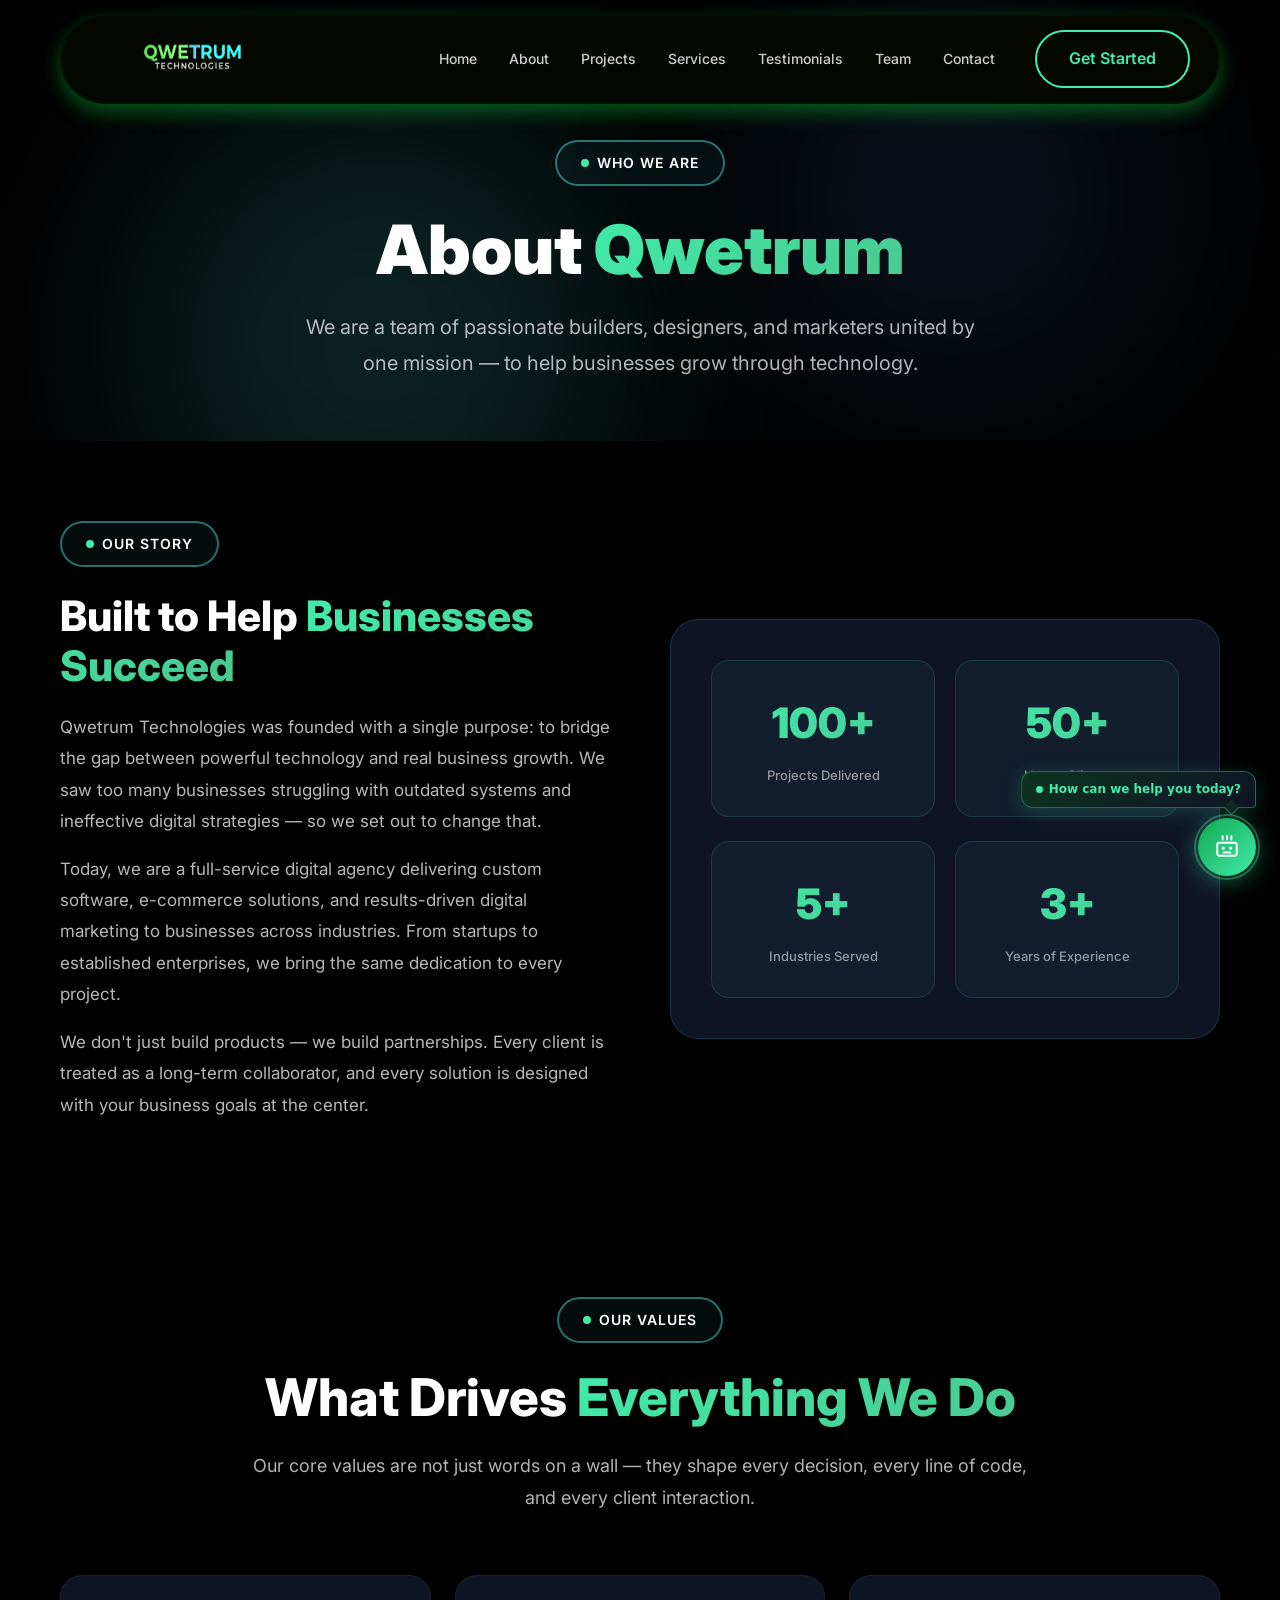
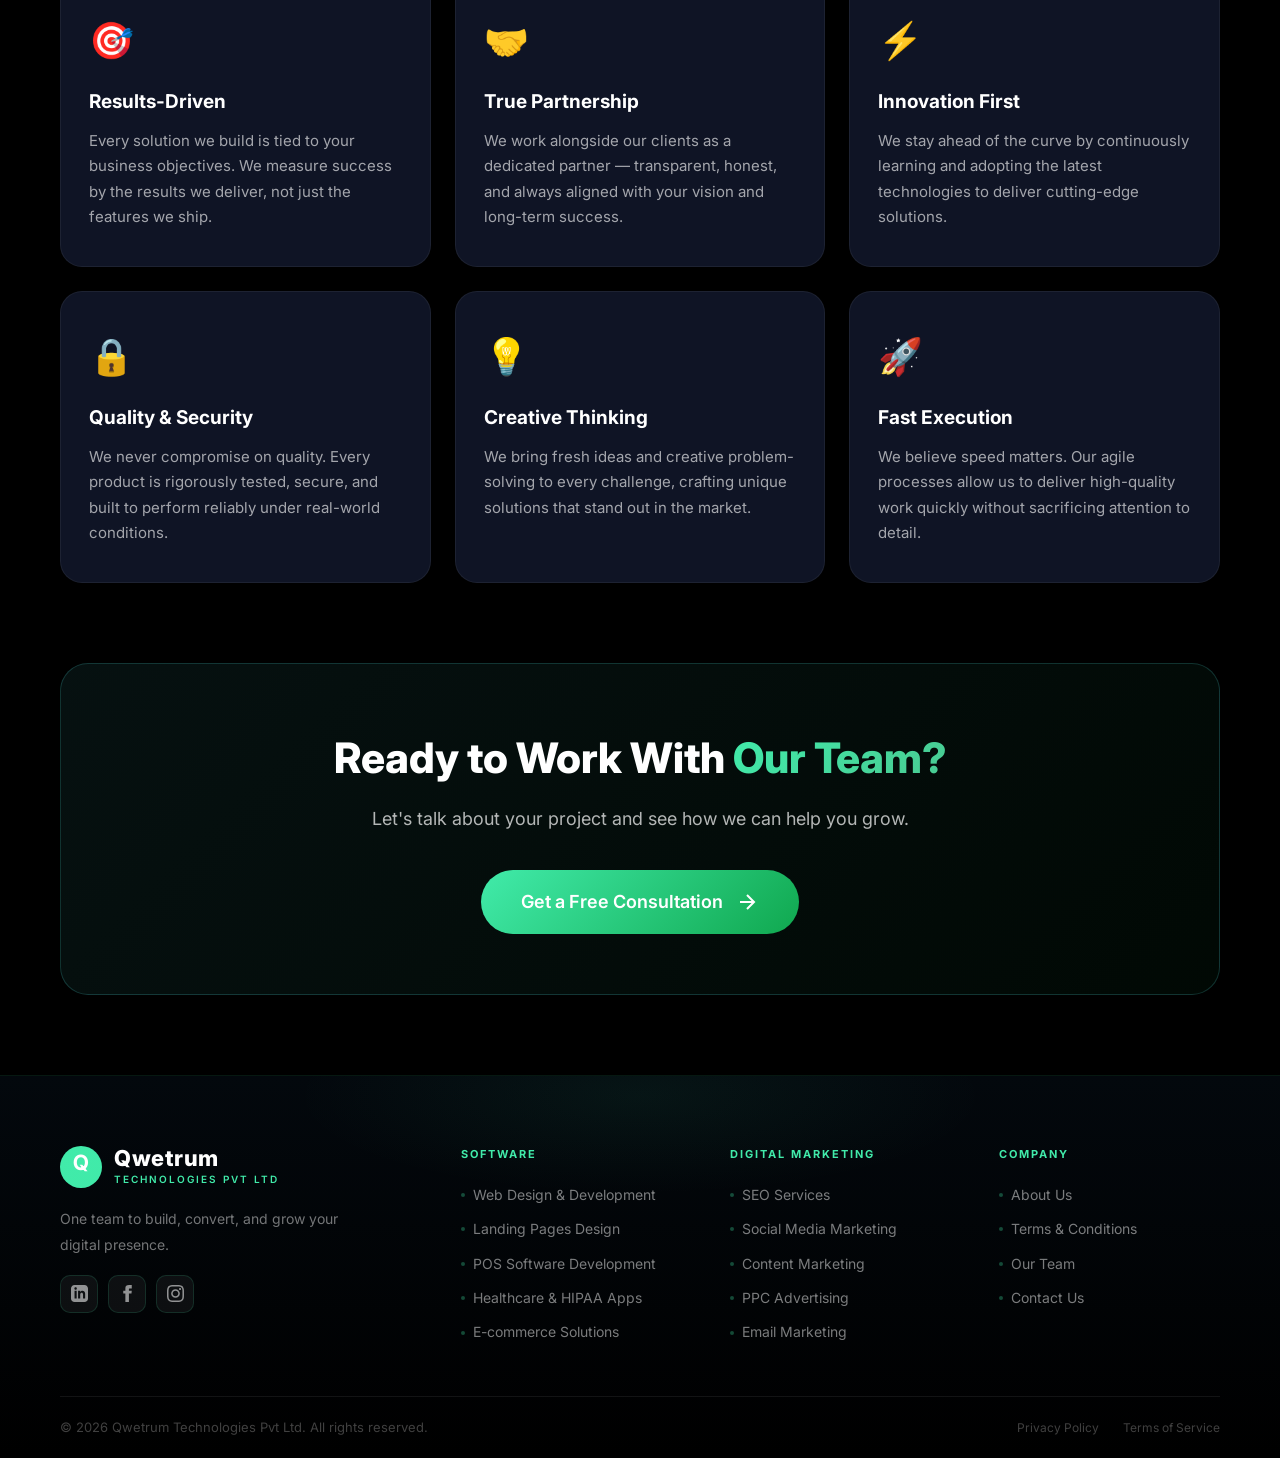
<file: about.html>
<!DOCTYPE html>
<html lang="en">
<head>
    <meta charset="UTF-8">
    <meta name="viewport" content="width=device-width, initial-scale=1.0, maximum-scale=1.0, user-scalable=no">
    <meta name="description" content="About Qwetrum Technologies - Our story, mission, values and leadership team.">
    <title>About Us — Qwetrum Technologies</title>
    <link rel="stylesheet" href="styles.css">
    <link rel="preconnect" href="https://fonts.googleapis.com">
    <link rel="preconnect" href="https://fonts.gstatic.com" crossorigin>
    <link href="https://fonts.googleapis.com/css2?family=Inter:wght@300;400;500;600;700;800;900&display=swap" rel="stylesheet">
    <style>
        /* ── PAGE HERO ── */
        .page-hero {
            min-height: 42vh;
            display: flex;
            align-items: center;
            justify-content: center;
            text-align: center;
            padding: 140px 20px 60px;
            position: relative;
            overflow: hidden;
        }
        .page-hero__bg { position: absolute; inset: 0; z-index: 0; }
        .page-hero__content { position: relative; z-index: 1; }
        .page-hero h1 {
            font-size: clamp(36px, 6vw, 68px);
            font-weight: 900;
            line-height: 1.15;
            margin-bottom: 20px;
        }
        .page-hero p {
            font-size: clamp(16px, 2vw, 20px);
            color: rgba(255,255,255,0.7);
            max-width: 700px;
            margin: 0 auto;
            line-height: 1.8;
        }

        /* ── STORY SECTION ── */
        .about-story {
            padding: 80px 0;
        }
        .about-story__grid {
            display: grid;
            grid-template-columns: 1fr 1fr;
            gap: 60px;
            align-items: center;
        }
        .about-story__text h2 {
            font-size: clamp(28px, 4vw, 42px);
            font-weight: 800;
            margin-bottom: 20px;
            line-height: 1.2;
        }
        .about-story__text p {
            font-size: 17px;
            color: rgba(255,255,255,0.72);
            line-height: 1.85;
            margin-bottom: 16px;
        }
        .about-story__visual {
            background: var(--card-bg);
            border-radius: 28px;
            border: 1px solid rgba(77,212,212,0.15);
            padding: 40px;
            display: flex;
            flex-direction: column;
            gap: 24px;
        }
        .stat-row {
            display: grid;
            grid-template-columns: 1fr 1fr;
            gap: 20px;
        }
        .stat-box {
            background: rgba(77,212,212,0.05);
            border: 1px solid rgba(77,212,212,0.15);
            border-radius: 18px;
            padding: 28px 20px;
            text-align: center;
        }
        .stat-box .number {
            font-size: 42px;
            font-weight: 900;
            background: linear-gradient(135deg, var(--primary-cyan), var(--accent-green));
            -webkit-background-clip: text;
            -webkit-text-fill-color: transparent;
            background-clip: text;
            display: block;
            margin-bottom: 6px;
        }
        .stat-box .label {
            font-size: 13px;
            color: rgba(255,255,255,0.55);
            font-weight: 500;
        }

        /* ── MISSION & VALUES ── */
        .about-values {
            padding: 80px 0;
            text-align: center;
        }
        .values-grid {
            display: grid;
            grid-template-columns: repeat(3, 1fr);
            gap: 24px;
            margin-top: 50px;
        }
        .value-card {
            background: var(--card-bg);
            border-radius: 22px;
            border: 1px solid rgba(255,255,255,0.06);
            padding: 36px 28px;
            text-align: left;
            transition: var(--transition);
        }
        .value-card:hover {
            border-color: rgba(77,212,212,0.3);
            transform: translateY(-4px);
            box-shadow: 0 8px 30px rgba(77,212,212,0.1);
        }
        .value-icon {
            font-size: 36px;
            margin-bottom: 18px;
            display: block;
        }
        .value-card h3 {
            font-size: 19px;
            font-weight: 700;
            margin-bottom: 10px;
        }
        .value-card p {
            font-size: 15px;
            color: rgba(255,255,255,0.62);
            line-height: 1.7;
        }

        /* ── TEAM SECTION ── */
        .about-team {
            padding: 80px 0 100px;
            text-align: center;
        }

        /* ── CTA ── */
        .about-cta {
            margin-top: 80px;
            background: linear-gradient(135deg, rgba(77,212,212,0.08), rgba(16,168,79,0.05));
            border: 1px solid rgba(77,212,212,0.2);
            border-radius: 28px;
            padding: 60px 40px;
            text-align: center;
        }
        .about-cta h2 {
            font-size: clamp(28px, 4vw, 42px);
            font-weight: 800;
            margin-bottom: 14px;
        }
        .about-cta p {
            font-size: 18px;
            color: rgba(255,255,255,0.7);
            margin-bottom: 36px;
        }

        /* ── RESPONSIVE ── */
        @media (max-width: 900px) {
            .about-story__grid { grid-template-columns: 1fr; gap: 40px; }
            .values-grid { grid-template-columns: repeat(2, 1fr); }
        }
        @media (max-width: 560px) {
            .values-grid { grid-template-columns: 1fr; }
            .about-cta { padding: 40px 20px; }
        }
    </style>
</head>
<body>

    <!-- Header -->
    <header class="header" id="header">
        <div class="container">
            <nav class="nav-curved">
                <div class="nav__logo">
                    <div class="logo-text">
                        <img src="Assests/logo.png" alt="Qwetrum Technologies" class="nav-logo-img" style="height:200px;">
                    </div>
                </div>
                <div class="nav__menu" id="nav-menu">
                    <ul class="nav__list">
                        <li class="nav__item"><a href="index.html#home" class="nav__link">Home</a></li>
                        <li class="nav__item"><a href="about.html" class="nav__link active">About</a></li>
                        <li class="nav__item"><a href="index.html#projects" class="nav__link">Projects</a></li>
                        <li class="nav__item"><a href="services.html" class="nav__link">Services</a></li>
                        <li class="nav__item"><a href="index.html#testimonials" class="nav__link">Testimonials</a></li>
                        <li class="nav__item"><a href="index.html#team" class="nav__link">Team</a></li>
                        <li class="nav__item"><a href="#" class="nav__link" onclick="openContactModal();return false;">Contact</a></li>
                    </ul>
                    <a href="#" class="btn btn-outline nav__cta" onclick="openContactModal();return false;">Get Started</a>
                </div>
                <div class="nav__toggle" id="nav-toggle">
                    <span></span><span></span><span></span>
                </div>
            </nav>
        </div>
    </header>

    <!-- Page Hero -->
    <section class="page-hero">
        <div class="page-hero__bg">
            <div class="bg-circle bg-circle-1"></div>
            <div class="bg-circle bg-circle-2"></div>
        </div>
        <div class="page-hero__content container">
            <span class="tag">Who We Are</span>
            <h1>About <span class="text-gradient">Qwetrum</span></h1>
            <p>We are a team of passionate builders, designers, and marketers united by one mission — to help businesses grow through technology.</p>
        </div>
    </section>

    <!-- Our Story -->
    <section class="about-story">
        <div class="container">
            <div class="about-story__grid">
                <div class="about-story__text">
                    <span class="tag">Our Story</span>
                    <h2>Built to Help <span class="text-gradient">Businesses Succeed</span></h2>
                    <p>Qwetrum Technologies was founded with a single purpose: to bridge the gap between powerful technology and real business growth. We saw too many businesses struggling with outdated systems and ineffective digital strategies — so we set out to change that.</p>
                    <p>Today, we are a full-service digital agency delivering custom software, e-commerce solutions, and results-driven digital marketing to businesses across industries. From startups to established enterprises, we bring the same dedication to every project.</p>
                    <p>We don't just build products — we build partnerships. Every client is treated as a long-term collaborator, and every solution is designed with your business goals at the center.</p>
                </div>
                <div class="about-story__visual">
                    <div class="stat-row">
                        <div class="stat-box">
                            <span class="number">100+</span>
                            <span class="label">Projects Delivered</span>
                        </div>
                        <div class="stat-box">
                            <span class="number">50+</span>
                            <span class="label">Happy Clients</span>
                        </div>
                    </div>
                    <div class="stat-row">
                        <div class="stat-box">
                            <span class="number">5+</span>
                            <span class="label">Industries Served</span>
                        </div>
                        <div class="stat-box">
                            <span class="number">3+</span>
                            <span class="label">Years of Experience</span>
                        </div>
                    </div>
                </div>
            </div>
        </div>
    </section>

    <!-- Mission & Values -->
    <section class="about-values">
        <div class="container">
            <span class="tag">Our Values</span>
            <h2 class="section-title">What Drives <span class="text-gradient">Everything We Do</span></h2>
            <p class="section-description">Our core values are not just words on a wall — they shape every decision, every line of code, and every client interaction.</p>
            <div class="values-grid">
                <div class="value-card">
                    <span class="value-icon">🎯</span>
                    <h3>Results-Driven</h3>
                    <p>Every solution we build is tied to your business objectives. We measure success by the results we deliver, not just the features we ship.</p>
                </div>
                <div class="value-card">
                    <span class="value-icon">🤝</span>
                    <h3>True Partnership</h3>
                    <p>We work alongside our clients as a dedicated partner — transparent, honest, and always aligned with your vision and long-term success.</p>
                </div>
                <div class="value-card">
                    <span class="value-icon">⚡</span>
                    <h3>Innovation First</h3>
                    <p>We stay ahead of the curve by continuously learning and adopting the latest technologies to deliver cutting-edge solutions.</p>
                </div>
                <div class="value-card">
                    <span class="value-icon">🔒</span>
                    <h3>Quality & Security</h3>
                    <p>We never compromise on quality. Every product is rigorously tested, secure, and built to perform reliably under real-world conditions.</p>
                </div>
                <div class="value-card">
                    <span class="value-icon">💡</span>
                    <h3>Creative Thinking</h3>
                    <p>We bring fresh ideas and creative problem-solving to every challenge, crafting unique solutions that stand out in the market.</p>
                </div>
                <div class="value-card">
                    <span class="value-icon">🚀</span>
                    <h3>Fast Execution</h3>
                    <p>We believe speed matters. Our agile processes allow us to deliver high-quality work quickly without sacrificing attention to detail.</p>
                </div>
            </div>

            <!-- CTA -->
            <div class="about-cta">
                <h2>Ready to Work With <span class="text-gradient">Our Team?</span></h2>
                <p>Let's talk about your project and see how we can help you grow.</p>
                <a href="#" class="btn btn-primary btn-large" onclick="openContactModal();return false;">
                    Get a Free Consultation
                    <svg width="24" height="24" viewBox="0 0 24 24" fill="none" stroke="currentColor" stroke-width="2">
                        <path d="M5 12h14M12 5l7 7-7 7"/>
                    </svg>
                </a>
            </div>
        </div>
    </section>

    <!-- Footer -->
    <footer class="footer" id="footer">
        <div class="footer__glow"></div>
        <div class="container">
            <div class="footer__main">
                <div class="footer__brand">
                    <div class="footer__logo-row">
                        <svg width="42" height="42" viewBox="0 0 80 80" fill="none" aria-hidden="true">
                            <circle cx="40" cy="40" r="40" fill="url(#fg2)"/>
                            <text x="50%" y="57%" text-anchor="middle" fill="white" font-size="40" font-weight="bold" font-family="Inter,sans-serif">Q</text>
                            <defs>
                                <linearGradient id="fg2" x1="0" y1="0" x2="80" y2="80">
                                    <stop stop-color="#41ebaa"/><stop offset="1" stop-color="#10a84f"/>
                                </linearGradient>
                            </defs>
                        </svg>
                        <div class="footer__logo-text">
                            <span class="footer__brand-name">Qwetrum</span>
                            <span class="footer__brand-sub">Technologies Pvt Ltd</span>
                        </div>
                    </div>
                    <p class="footer__desc">One team to build, convert, and grow your digital presence.</p>
                    <div class="footer__socials">
                        <a href="https://www.linkedin.com/company/qwetrum-technologies/" class="footer__social-icon" aria-label="LinkedIn">
                            <svg width="17" height="17" viewBox="0 0 24 24" fill="currentColor"><path d="M19 0h-14c-2.761 0-5 2.239-5 5v14c0 2.761 2.239 5 5 5h14c2.762 0 5-2.239 5-5v-14c0-2.761-2.238-5-5-5zm-11 19h-3v-11h3v11zm-1.5-12.268c-.966 0-1.75-.79-1.75-1.764s.784-1.764 1.75-1.764 1.75.79 1.75 1.764-.783 1.764-1.75 1.764zm13.5 12.268h-3v-5.604c0-3.368-4-3.113-4 0v5.604h-3v-11h3v1.765c1.396-2.586 7-2.777 7 2.476v6.759z"/></svg>
                        </a>
                        <a href="https://www.facebook.com/share/18fjqTEg9R/" class="footer__social-icon" aria-label="Facebook">
                            <svg width="17" height="17" viewBox="0 0 24 24" fill="currentColor"><path d="M9 8h-3v4h3v12h5v-12h3.642l.358-4h-4v-1.667c0-.955.192-1.333 1.115-1.333h2.885v-5h-3.808c-3.596 0-5.192 1.583-5.192 4.615v3.385z"/></svg>
                        </a>
                        <a href="https://www.instagram.com/qwetrumtechnologies?igsh=d2Iwd3U5dmx2bzJz" class="footer__social-icon" aria-label="Instagram">
                            <svg width="17" height="17" viewBox="0 0 24 24" fill="currentColor"><path d="M12 2.163c3.204 0 3.584.012 4.85.07 3.252.148 4.771 1.691 4.919 4.919.058 1.265.069 1.645.069 4.849 0 3.205-.012 3.584-.069 4.849-.149 3.225-1.664 4.771-4.919 4.919-1.266.058-1.644.07-4.85.07-3.204 0-3.584-.012-4.849-.07-3.26-.149-4.771-1.699-4.919-4.92-.058-1.265-.07-1.644-.07-4.849 0-3.204.013-3.583.07-4.849.149-3.227 1.664-4.771 4.919-4.919 1.266-.057 1.645-.069 4.849-.069zm0-2.163c-3.259 0-3.667.014-4.947.072-4.358.2-6.78 2.618-6.98 6.98-.059 1.281-.073 1.689-.073 4.948 0 3.259.014 3.668.072 4.948.2 4.358 2.618 6.78 6.98 6.98 1.281.058 1.689.072 4.948.072 3.259 0 3.668-.014 4.948-.072 4.354-.2 6.782-2.618 6.979-6.98.059-1.28.073-1.689.073-4.948 0-3.259-.014-3.667-.072-4.947-.196-4.354-2.617-6.78-6.979-6.98-1.281-.059-1.69-.073-4.949-.073zm0 5.838c-3.403 0-6.162 2.759-6.162 6.162s2.759 6.163 6.162 6.163 6.162-2.759 6.162-6.163c0-3.403-2.759-6.162-6.162-6.162zm0 10.162c-2.209 0-4-1.79-4-4 0-2.209 1.791-4 4-4s4 1.791 4 4c0 2.21-1.791 4-4 4zm6.406-11.845c-.796 0-1.441.645-1.441 1.44s.645 1.44 1.441 1.44c.795 0 1.439-.645 1.439-1.44s-.644-1.44-1.439-1.44z"/></svg>
                        </a>
                    </div>
                </div>
                <div class="footer__col">
                    <h4>Software</h4>
                    <ul>
                        <li><a href="services.html">Web Design &amp; Development</a></li>
                        <li><a href="services.html">Landing Pages Design</a></li>
                        <li><a href="services.html">POS Software Development</a></li>
                        <li><a href="services.html">Healthcare &amp; HIPAA Apps</a></li>
                        <li><a href="services.html">E-commerce Solutions</a></li>
                    </ul>
                </div>
                <div class="footer__col">
                    <h4>Digital Marketing</h4>
                    <ul>
                        <li><a href="services.html">SEO Services</a></li>
                        <li><a href="services.html">Social Media Marketing</a></li>
                        <li><a href="services.html">Content Marketing</a></li>
                        <li><a href="services.html">PPC Advertising</a></li>
                        <li><a href="services.html">Email Marketing</a></li>
                    </ul>
                </div>
                <div class="footer__col">
                    <h4>Company</h4>
                    <ul>
                        <li><a href="about.html">About Us</a></li>
                        <li><a href="terms.html">Terms &amp; Conditions</a></li>
                        <li><a href="index.html#team">Our Team</a></li>
                        <li><a href="#" onclick="openContactModal();return false;">Contact Us</a></li>
                    </ul>
                </div>
            </div>
            <div class="footer__divider"></div>
            <div class="footer__bottom">
                <p class="footer__copy">&copy; 2026 Qwetrum Technologies Pvt Ltd. All rights reserved.</p>
                <div class="footer__bottom-links">
                    <a href="terms.html">Privacy Policy</a>
                    <a href="terms.html">Terms of Service</a>
                </div>
            </div>
        </div>
    </footer>

    <!-- Contact Modal -->
    <div class="contact-modal" id="contact-modal">
        <div class="modal-content">
            <button class="modal-close" id="modal-close">&times;</button>
            <h2>Get a Free Consultation</h2>
            <form class="contact-form" id="qwetrum-contact-form">
                <input type="text" name="name" placeholder="Your Name" required>
                <input type="email" name="email" placeholder="Your Email" required>
                <input type="tel" name="phone" placeholder="Phone Number">
                <textarea name="message" placeholder="Tell us about your project" rows="5" required></textarea>
                <button type="submit" class="btn btn-primary">Send Message</button>
            </form>
        </div>
    </div>

    <script>
        // ── Google Apps Script Contact Form Handler ──
        const APPS_SCRIPT_URL = "https://script.google.com/macros/s/AKfycbwf1ucMqrEkfTjlPyvCbIugn8BCzMmo9FciP3sgvM87hF_ZQpSKM0KMBCedcqA5PpuarQ/exec"; // ← Paste your deployed URL here

        document.addEventListener('DOMContentLoaded', () => {
            document.querySelectorAll('#qwetrum-contact-form').forEach(form => {
                form.addEventListener('submit', async function(e) {
                    e.preventDefault();
                    const btn = form.querySelector('button[type="submit"]');
                    const orig = btn.innerHTML;
                    btn.innerHTML = '<span style="opacity:0.8">Sending...</span>';
                    btn.disabled = true;

                    const payload = {
                        name:    form.name.value.trim(),
                        email:   form.email.value.trim(),
                        phone:   form.phone ? form.phone.value.trim() : '',
                        message: form.message.value.trim()
                    };

                    try {
                        await fetch(APPS_SCRIPT_URL, {
                            method: 'POST',
                            mode: 'no-cors',
                            headers: { 'Content-Type': 'application/json' },
                            body: JSON.stringify(payload)
                        });
                        btn.innerHTML = '✓ Message Sent!';
                        btn.style.background = 'linear-gradient(135deg,#41ebaa,#10a84f)';
                        form.reset();
                        setTimeout(() => {
                            window.closeContactModal && window.closeContactModal();
                            btn.innerHTML = orig;
                            btn.style.background = '';
                            btn.disabled = false;
                        }, 2500);
                    } catch {
                        btn.innerHTML = '✗ Error — Try Again';
                        btn.style.background = 'rgba(255,60,60,0.7)';
                        setTimeout(() => { btn.innerHTML = orig; btn.style.background = ''; btn.disabled = false; }, 2500);
                    }
                });
            });
        });
    </script>
    <script src="script.js"></script>
    
    <script src="qbot-widget.js"></script>
</body>
</html>
</file>
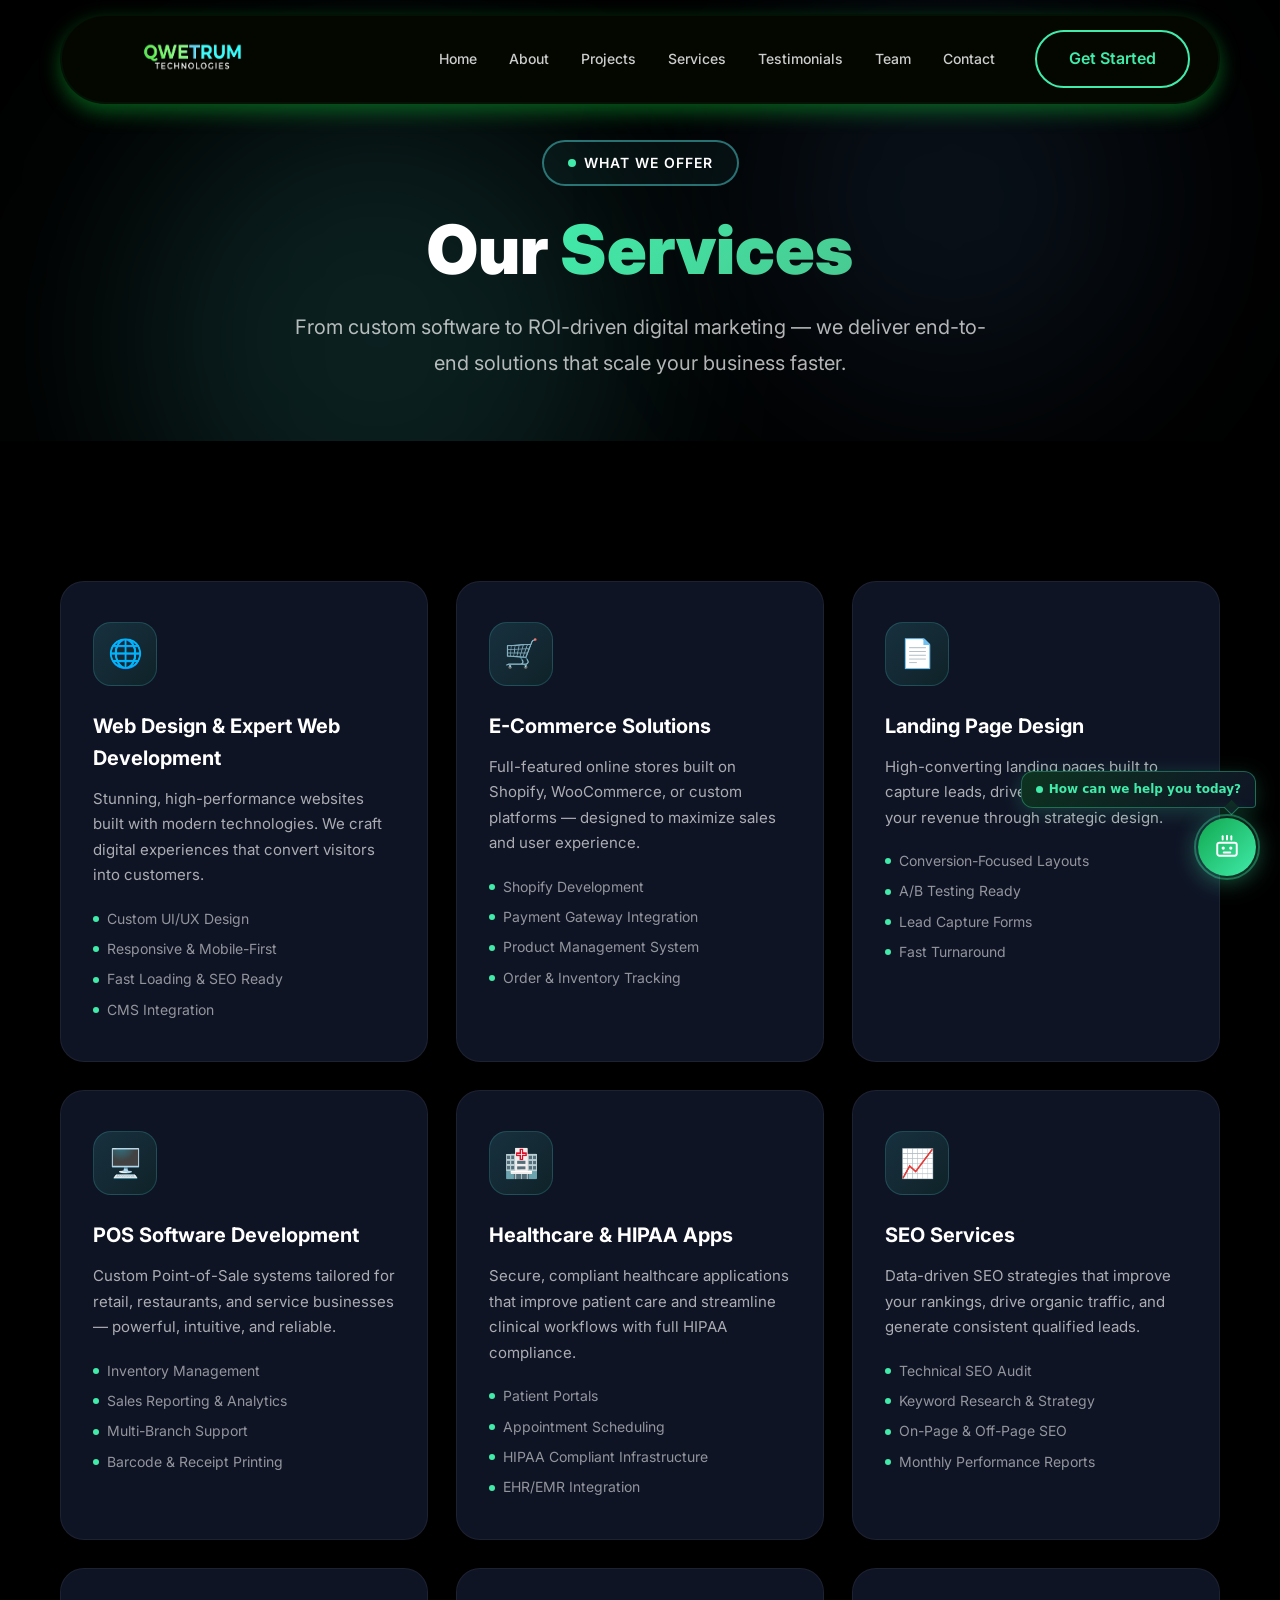
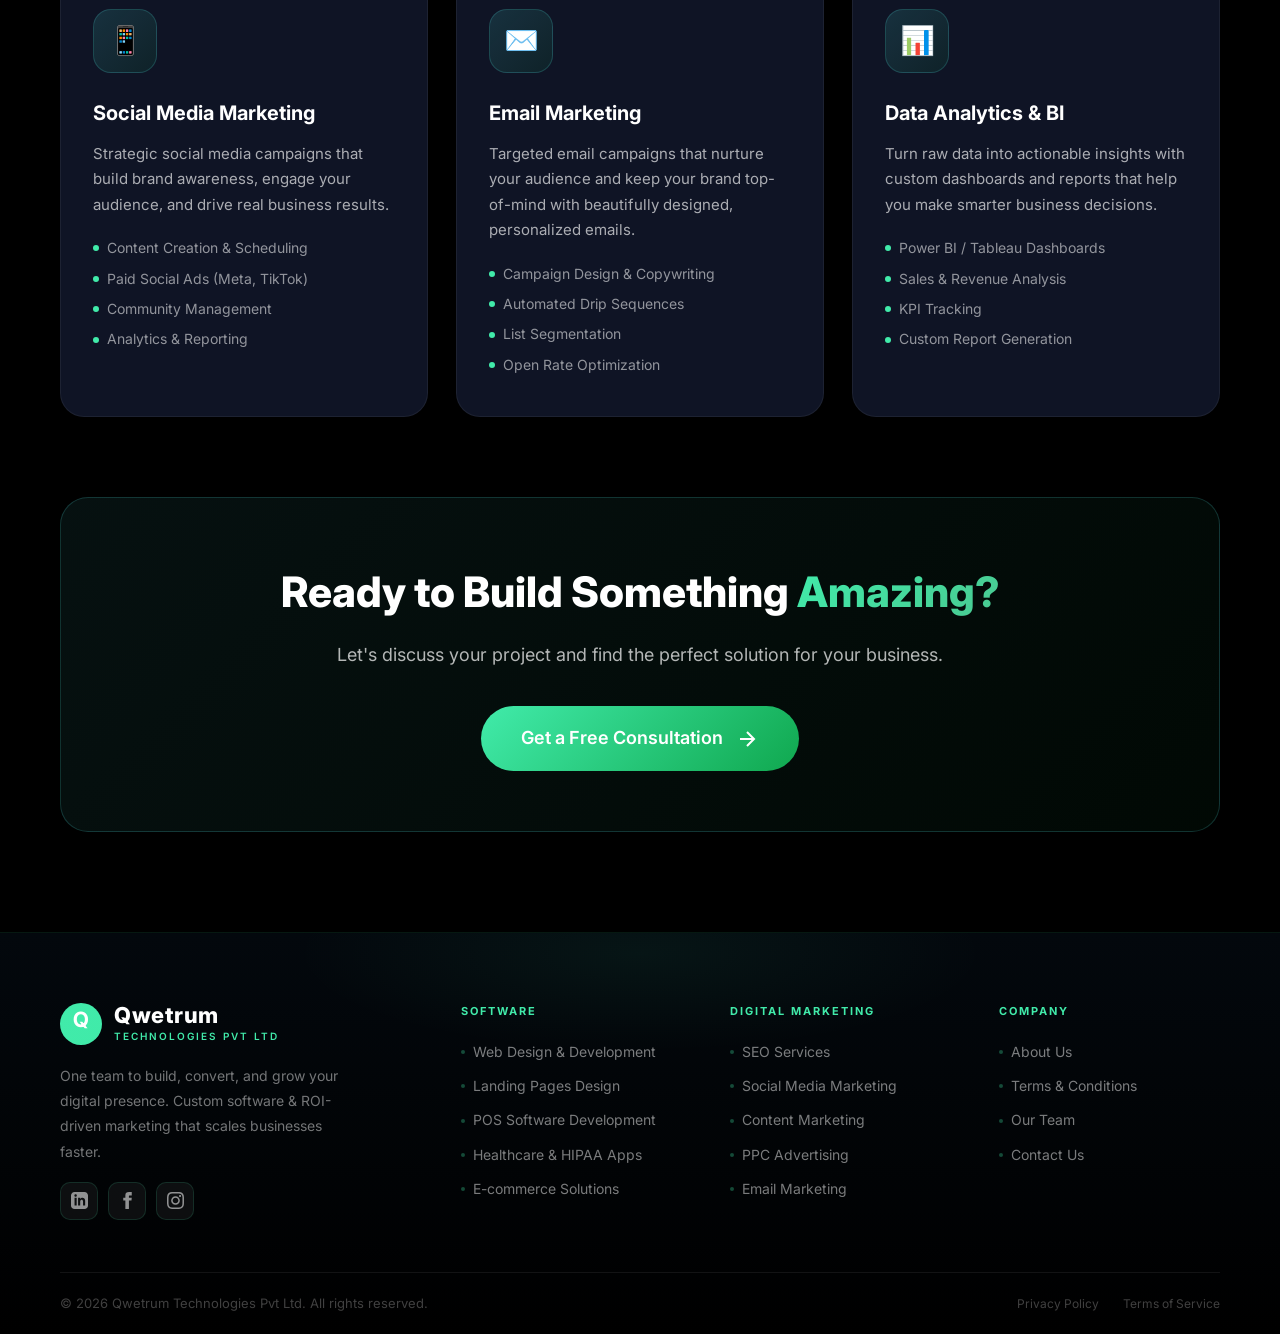
<file: services.html>
<!DOCTYPE html>
<html lang="en">
<head>
    <meta charset="UTF-8">
    <meta name="viewport" content="width=device-width, initial-scale=1.0, maximum-scale=1.0, user-scalable=no">
    <meta name="description" content="Qwetrum Technologies - Our Services. Custom Software, Web Development, Digital Marketing and more.">
    <title>Services — Qwetrum Technologies</title>
    <link rel="stylesheet" href="styles.css">
    <link rel="preconnect" href="https://fonts.googleapis.com">
    <link rel="preconnect" href="https://fonts.gstatic.com" crossorigin>
    <link href="https://fonts.googleapis.com/css2?family=Inter:wght@300;400;500;600;700;800;900&display=swap" rel="stylesheet">
    <style>
        /* ── PAGE HERO ── */
        .page-hero {
            min-height: 40vh;
            display: flex;
            align-items: center;
            justify-content: center;
            text-align: center;
            padding: 140px 20px 60px;
            position: relative;
            overflow: hidden;
        }
        .page-hero__bg {
            position: absolute;
            inset: 0;
            z-index: 0;
        }
        .page-hero__content {
            position: relative;
            z-index: 1;
        }
        .page-hero h1 {
            font-size: clamp(36px, 6vw, 68px);
            font-weight: 900;
            line-height: 1.15;
            margin-bottom: 20px;
        }
        .page-hero p {
            font-size: clamp(16px, 2vw, 20px);
            color: rgba(255,255,255,0.7);
            max-width: 700px;
            margin: 0 auto;
            line-height: 1.8;
        }

        /* ── SERVICES GRID ── */
        .services-section {
            padding: 80px 0 100px;
        }
        .services-grid {
            display: grid;
            grid-template-columns: repeat(3, 1fr);
            gap: 28px;
            margin-top: 60px;
        }
        .service-card {
            background: var(--card-bg);
            border-radius: 24px;
            border: 1px solid rgba(255,255,255,0.06);
            padding: 40px 32px;
            transition: var(--transition);
            position: relative;
            overflow: hidden;
        }
        .service-card::before {
            content: '';
            position: absolute;
            top: 0; left: 0; right: 0;
            height: 3px;
            background: linear-gradient(90deg, var(--primary-cyan), var(--primary-teal));
            opacity: 0;
            transition: opacity 0.3s ease;
        }
        .service-card:hover {
            border-color: rgba(77,212,212,0.3);
            box-shadow: 0 12px 40px rgba(77,212,212,0.15);
            transform: translateY(-6px);
        }
        .service-card:hover::before { opacity: 1; }

        .service-icon {
            width: 64px;
            height: 64px;
            border-radius: 18px;
            background: linear-gradient(135deg, rgba(77,212,212,0.15), rgba(16,168,79,0.1));
            border: 1px solid rgba(77,212,212,0.2);
            display: flex;
            align-items: center;
            justify-content: center;
            margin-bottom: 24px;
            font-size: 28px;
        }
        .service-card h3 {
            font-size: 20px;
            font-weight: 700;
            margin-bottom: 12px;
            color: #fff;
        }
        .service-card p {
            font-size: 15px;
            color: rgba(255,255,255,0.65);
            line-height: 1.7;
            margin-bottom: 20px;
        }
        .service-card ul {
            list-style: none;
            padding: 0;
            margin: 0;
            display: flex;
            flex-direction: column;
            gap: 8px;
        }
        .service-card ul li {
            font-size: 14px;
            color: rgba(255,255,255,0.55);
            display: flex;
            align-items: center;
            gap: 8px;
        }
        .service-card ul li::before {
            content: '';
            width: 6px;
            height: 6px;
            border-radius: 50%;
            background: var(--primary-cyan);
            flex-shrink: 0;
        }

        /* ── CTA STRIP ── */
        .services-cta {
            margin-top: 80px;
            background: linear-gradient(135deg, rgba(77,212,212,0.08), rgba(16,168,79,0.05));
            border: 1px solid rgba(77,212,212,0.2);
            border-radius: 28px;
            padding: 60px 40px;
            text-align: center;
        }
        .services-cta h2 {
            font-size: clamp(28px, 4vw, 42px);
            font-weight: 800;
            margin-bottom: 16px;
        }
        .services-cta p {
            font-size: 18px;
            color: rgba(255,255,255,0.7);
            margin-bottom: 36px;
        }

        /* ── RESPONSIVE ── */
        @media (max-width: 1024px) {
            .services-grid { grid-template-columns: repeat(2, 1fr); }
        }
        @media (max-width: 600px) {
            .services-grid { grid-template-columns: 1fr; gap: 20px; }
            .services-cta { padding: 40px 24px; }
        }
    </style>
</head>
<body>

    <!-- Header -->
    <header class="header" id="header">
        <div class="container">
            <nav class="nav-curved">
                <div class="nav__logo">
                    <div class="logo-text">
                        <img src="Assests/logo.png" alt="Qwetrum Technologies" class="nav-logo-img" style="height:200px;">
                    </div>
                </div>
                <div class="nav__menu" id="nav-menu">
                    <ul class="nav__list">
                        <li class="nav__item"><a href="index.html#home" class="nav__link">Home</a></li>
                        <li class="nav__item"><a href="about.html" class="nav__link active">About</a></li>
                        <li class="nav__item"><a href="index.html#projects" class="nav__link">Projects</a></li>
                        <li class="nav__item"><a href="services.html" class="nav__link">Services</a></li>
                        <li class="nav__item"><a href="index.html#testimonials" class="nav__link">Testimonials</a></li>
                        <li class="nav__item"><a href="index.html#team" class="nav__link">Team</a></li>
                        <li class="nav__item"><a href="#" class="nav__link" onclick="openContactModal();return false;">Contact</a></li>
                    </ul>
                    <a href="#" class="btn btn-outline nav__cta" onclick="openContactModal();return false;">Get Started</a>
                </div>
                <div class="nav__toggle" id="nav-toggle">
                    <span></span><span></span><span></span>
                </div>
            </nav>
        </div>
    </header>

    <!-- Page Hero -->
    <section class="page-hero">
        <div class="page-hero__bg">
            <div class="bg-circle bg-circle-1"></div>
            <div class="bg-circle bg-circle-2"></div>
        </div>
        <div class="page-hero__content container">
            <span class="tag">What We Offer</span>
            <h1>Our <span class="text-gradient">Services</span></h1>
            <p>From custom software to ROI-driven digital marketing — we deliver end-to-end solutions that scale your business faster.</p>
        </div>
    </section>

    <!-- Services Grid -->
    <section class="services-section">
        <div class="container">
            <div class="services-grid">

                <!-- 1 -->
                <div class="service-card">
                    <div class="service-icon">🌐</div>
                    <h3>Web Design & Expert Web Development</h3>
                    <p>Stunning, high-performance websites built with modern technologies. We craft digital experiences that convert visitors into customers.</p>
                    <ul>
                        <li>Custom UI/UX Design</li>
                        <li>Responsive & Mobile-First</li>
                        <li>Fast Loading & SEO Ready</li>
                        <li>CMS Integration</li>
                    </ul>
                </div>

                <!-- 2 -->
                <div class="service-card">
                    <div class="service-icon">🛒</div>
                    <h3>E-Commerce Solutions</h3>
                    <p>Full-featured online stores built on Shopify, WooCommerce, or custom platforms — designed to maximize sales and user experience.</p>
                    <ul>
                        <li>Shopify Development</li>
                        <li>Payment Gateway Integration</li>
                        <li>Product Management System</li>
                        <li>Order & Inventory Tracking</li>
                    </ul>
                </div>

                <!-- 3 -->
                <div class="service-card">
                    <div class="service-icon">📄</div>
                    <h3>Landing Page Design</h3>
                    <p>High-converting landing pages built to capture leads, drive sign-ups, and grow your revenue through strategic design.</p>
                    <ul>
                        <li>Conversion-Focused Layouts</li>
                        <li>A/B Testing Ready</li>
                        <li>Lead Capture Forms</li>
                        <li>Fast Turnaround</li>
                    </ul>
                </div>

                <!-- 4 -->
                <div class="service-card">
                    <div class="service-icon">🖥️</div>
                    <h3>POS Software Development</h3>
                    <p>Custom Point-of-Sale systems tailored for retail, restaurants, and service businesses — powerful, intuitive, and reliable.</p>
                    <ul>
                        <li>Inventory Management</li>
                        <li>Sales Reporting & Analytics</li>
                        <li>Multi-Branch Support</li>
                        <li>Barcode & Receipt Printing</li>
                    </ul>
                </div>

                <!-- 5 -->
                <div class="service-card">
                    <div class="service-icon">🏥</div>
                    <h3>Healthcare & HIPAA Apps</h3>
                    <p>Secure, compliant healthcare applications that improve patient care and streamline clinical workflows with full HIPAA compliance.</p>
                    <ul>
                        <li>Patient Portals</li>
                        <li>Appointment Scheduling</li>
                        <li>HIPAA Compliant Infrastructure</li>
                        <li>EHR/EMR Integration</li>
                    </ul>
                </div>

                <!-- 6 -->
                <div class="service-card">
                    <div class="service-icon">📈</div>
                    <h3>SEO Services</h3>
                    <p>Data-driven SEO strategies that improve your rankings, drive organic traffic, and generate consistent qualified leads.</p>
                    <ul>
                        <li>Technical SEO Audit</li>
                        <li>Keyword Research & Strategy</li>
                        <li>On-Page & Off-Page SEO</li>
                        <li>Monthly Performance Reports</li>
                    </ul>
                </div>

                <!-- 7 -->
                <div class="service-card">
                    <div class="service-icon">📱</div>
                    <h3>Social Media Marketing</h3>
                    <p>Strategic social media campaigns that build brand awareness, engage your audience, and drive real business results.</p>
                    <ul>
                        <li>Content Creation & Scheduling</li>
                        <li>Paid Social Ads (Meta, TikTok)</li>
                        <li>Community Management</li>
                        <li>Analytics & Reporting</li>
                    </ul>
                </div>

                <!-- 8 -->
                <div class="service-card">
                    <div class="service-icon">✉️</div>
                    <h3>Email Marketing</h3>
                    <p>Targeted email campaigns that nurture your audience and keep your brand top-of-mind with beautifully designed, personalized emails.</p>
                    <ul>
                        <li>Campaign Design & Copywriting</li>
                        <li>Automated Drip Sequences</li>
                        <li>List Segmentation</li>
                        <li>Open Rate Optimization</li>
                    </ul>
                </div>

                <!-- 9 -->
                <div class="service-card">
                    <div class="service-icon">📊</div>
                    <h3>Data Analytics & BI</h3>
                    <p>Turn raw data into actionable insights with custom dashboards and reports that help you make smarter business decisions.</p>
                    <ul>
                        <li>Power BI / Tableau Dashboards</li>
                        <li>Sales & Revenue Analysis</li>
                        <li>KPI Tracking</li>
                        <li>Custom Report Generation</li>
                    </ul>
                </div>

            </div>

            <!-- CTA -->
            <div class="services-cta">
                <h2>Ready to Build Something <span class="text-gradient">Amazing?</span></h2>
                <p>Let's discuss your project and find the perfect solution for your business.</p>
                <a href="#" class="btn btn-primary btn-large" onclick="openContactModal();return false;">
                    Get a Free Consultation
                    <svg width="24" height="24" viewBox="0 0 24 24" fill="none" stroke="currentColor" stroke-width="2">
                        <path d="M5 12h14M12 5l7 7-7 7"/>
                    </svg>
                </a>
            </div>
        </div>
    </section>

    <!-- Footer -->
    <footer class="footer" id="footer">
        <div class="footer__glow"></div>
        <div class="container">
            <div class="footer__main">
                <div class="footer__brand">
                    <div class="footer__logo-row">
                        <svg width="42" height="42" viewBox="0 0 80 80" fill="none" aria-hidden="true">
                            <circle cx="40" cy="40" r="40" fill="url(#fg1)"/>
                            <text x="50%" y="57%" text-anchor="middle" fill="white" font-size="40" font-weight="bold" font-family="Inter,sans-serif">Q</text>
                            <defs>
                                <linearGradient id="fg1" x1="0" y1="0" x2="80" y2="80">
                                    <stop stop-color="#41ebaa"/><stop offset="1" stop-color="#10a84f"/>
                                </linearGradient>
                            </defs>
                        </svg>
                        <div class="footer__logo-text">
                            <span class="footer__brand-name">Qwetrum</span>
                            <span class="footer__brand-sub">Technologies Pvt Ltd</span>
                        </div>
                    </div>
                    <p class="footer__desc">One team to build, convert, and grow your digital presence. Custom software &amp; ROI-driven marketing that scales businesses faster.</p>
                    <div class="footer__socials">
                        <a href="https://www.linkedin.com/company/qwetrum-technologies/" class="footer__social-icon" aria-label="LinkedIn">
                            <svg width="17" height="17" viewBox="0 0 24 24" fill="currentColor"><path d="M19 0h-14c-2.761 0-5 2.239-5 5v14c0 2.761 2.239 5 5 5h14c2.762 0 5-2.239 5-5v-14c0-2.761-2.238-5-5-5zm-11 19h-3v-11h3v11zm-1.5-12.268c-.966 0-1.75-.79-1.75-1.764s.784-1.764 1.75-1.764 1.75.79 1.75 1.764-.783 1.764-1.75 1.764zm13.5 12.268h-3v-5.604c0-3.368-4-3.113-4 0v5.604h-3v-11h3v1.765c1.396-2.586 7-2.777 7 2.476v6.759z"/></svg>
                        </a>
                        <a href="https://www.facebook.com/share/18fjqTEg9R/" class="footer__social-icon" aria-label="Facebook">
                            <svg width="17" height="17" viewBox="0 0 24 24" fill="currentColor"><path d="M9 8h-3v4h3v12h5v-12h3.642l.358-4h-4v-1.667c0-.955.192-1.333 1.115-1.333h2.885v-5h-3.808c-3.596 0-5.192 1.583-5.192 4.615v3.385z"/></svg>
                        </a>
                        <a href="https://www.instagram.com/qwetrumtechnologies?igsh=d2Iwd3U5dmx2bzJz" class="footer__social-icon" aria-label="Instagram">
                            <svg width="17" height="17" viewBox="0 0 24 24" fill="currentColor"><path d="M12 2.163c3.204 0 3.584.012 4.85.07 3.252.148 4.771 1.691 4.919 4.919.058 1.265.069 1.645.069 4.849 0 3.205-.012 3.584-.069 4.849-.149 3.225-1.664 4.771-4.919 4.919-1.266.058-1.644.07-4.85.07-3.204 0-3.584-.012-4.849-.07-3.26-.149-4.771-1.699-4.919-4.92-.058-1.265-.07-1.644-.07-4.849 0-3.204.013-3.583.07-4.849.149-3.227 1.664-4.771 4.919-4.919 1.266-.057 1.645-.069 4.849-.069zm0-2.163c-3.259 0-3.667.014-4.947.072-4.358.2-6.78 2.618-6.98 6.98-.059 1.281-.073 1.689-.073 4.948 0 3.259.014 3.668.072 4.948.2 4.358 2.618 6.78 6.98 6.98 1.281.058 1.689.072 4.948.072 3.259 0 3.668-.014 4.948-.072 4.354-.2 6.782-2.618 6.979-6.98.059-1.28.073-1.689.073-4.948 0-3.259-.014-3.667-.072-4.947-.196-4.354-2.617-6.78-6.979-6.98-1.281-.059-1.69-.073-4.949-.073zm0 5.838c-3.403 0-6.162 2.759-6.162 6.162s2.759 6.163 6.162 6.163 6.162-2.759 6.162-6.163c0-3.403-2.759-6.162-6.162-6.162zm0 10.162c-2.209 0-4-1.79-4-4 0-2.209 1.791-4 4-4s4 1.791 4 4c0 2.21-1.791 4-4 4zm6.406-11.845c-.796 0-1.441.645-1.441 1.44s.645 1.44 1.441 1.44c.795 0 1.439-.645 1.439-1.44s-.644-1.44-1.439-1.44z"/></svg>
                        </a>
                    </div>
                </div>
                <div class="footer__col">
                    <h4>Software</h4>
                    <ul>
                        <li><a href="services.html">Web Design &amp; Development</a></li>
                        <li><a href="services.html">Landing Pages Design</a></li>
                        <li><a href="services.html">POS Software Development</a></li>
                        <li><a href="services.html">Healthcare &amp; HIPAA Apps</a></li>
                        <li><a href="services.html">E-commerce Solutions</a></li>
                    </ul>
                </div>
                <div class="footer__col">
                    <h4>Digital Marketing</h4>
                    <ul>
                        <li><a href="services.html">SEO Services</a></li>
                        <li><a href="services.html">Social Media Marketing</a></li>
                        <li><a href="services.html">Content Marketing</a></li>
                        <li><a href="services.html">PPC Advertising</a></li>
                        <li><a href="services.html">Email Marketing</a></li>
                    </ul>
                </div>
                <div class="footer__col">
                    <h4>Company</h4>
                    <ul>
                        <li><a href="about.html">About Us</a></li>
                        <li><a href="terms.html">Terms &amp; Conditions</a></li>
                        <li><a href="index.html#team">Our Team</a></li>
                        <li><a href="#" onclick="openContactModal();return false;">Contact Us</a></li>
                    </ul>
                </div>
            </div>
            <div class="footer__divider"></div>
            <div class="footer__bottom">
                <p class="footer__copy">&copy; 2026 Qwetrum Technologies Pvt Ltd. All rights reserved.</p>
                <div class="footer__bottom-links">
                    <a href="terms.html">Privacy Policy</a>
                    <a href="terms.html">Terms of Service</a>
                </div>
            </div>
        </div>
    </footer>

    <!-- Contact Modal -->
    <div class="contact-modal" id="contact-modal">
        <div class="modal-content">
            <button class="modal-close" id="modal-close">&times;</button>
            <h2>Get a Free Consultation</h2>
            <form class="contact-form" id="qwetrum-contact-form">
                <input type="text" name="name" placeholder="Your Name" required>
                <input type="email" name="email" placeholder="Your Email" required>
                <input type="tel" name="phone" placeholder="Phone Number">
                <textarea name="message" placeholder="Tell us about your project" rows="5" required></textarea>
                <button type="submit" class="btn btn-primary">Send Message</button>
            </form>
        </div>
    </div>

    <script>
        // ── Google Apps Script Contact Form Handler ──
        const APPS_SCRIPT_URL = "https://script.google.com/macros/s/AKfycbwf1ucMqrEkfTjlPyvCbIugn8BCzMmo9FciP3sgvM87hF_ZQpSKM0KMBCedcqA5PpuarQ/exec"; // ← Paste your deployed URL here

        document.addEventListener('DOMContentLoaded', () => {
            document.querySelectorAll('#qwetrum-contact-form').forEach(form => {
                form.addEventListener('submit', async function(e) {
                    e.preventDefault();
                    const btn = form.querySelector('button[type="submit"]');
                    const orig = btn.innerHTML;
                    btn.innerHTML = '<span style="opacity:0.8">Sending...</span>';
                    btn.disabled = true;

                    const payload = {
                        name:    form.name.value.trim(),
                        email:   form.email.value.trim(),
                        phone:   form.phone ? form.phone.value.trim() : '',
                        message: form.message.value.trim()
                    };

                    try {
                        await fetch(APPS_SCRIPT_URL, {
                            method: 'POST',
                            mode: 'no-cors',
                            headers: { 'Content-Type': 'application/json' },
                            body: JSON.stringify(payload)
                        });
                        btn.innerHTML = '✓ Message Sent!';
                        btn.style.background = 'linear-gradient(135deg,#41ebaa,#10a84f)';
                        form.reset();
                        setTimeout(() => {
                            window.closeContactModal && window.closeContactModal();
                            btn.innerHTML = orig;
                            btn.style.background = '';
                            btn.disabled = false;
                        }, 2500);
                    } catch {
                        btn.innerHTML = '✗ Error — Try Again';
                        btn.style.background = 'rgba(255,60,60,0.7)';
                        setTimeout(() => { btn.innerHTML = orig; btn.style.background = ''; btn.disabled = false; }, 2500);
                    }
                });
            });
        });
    </script>
    <script src="script.js"></script>
    
    <script src="qbot-widget.js"></script>
</body>
</html>
</file>
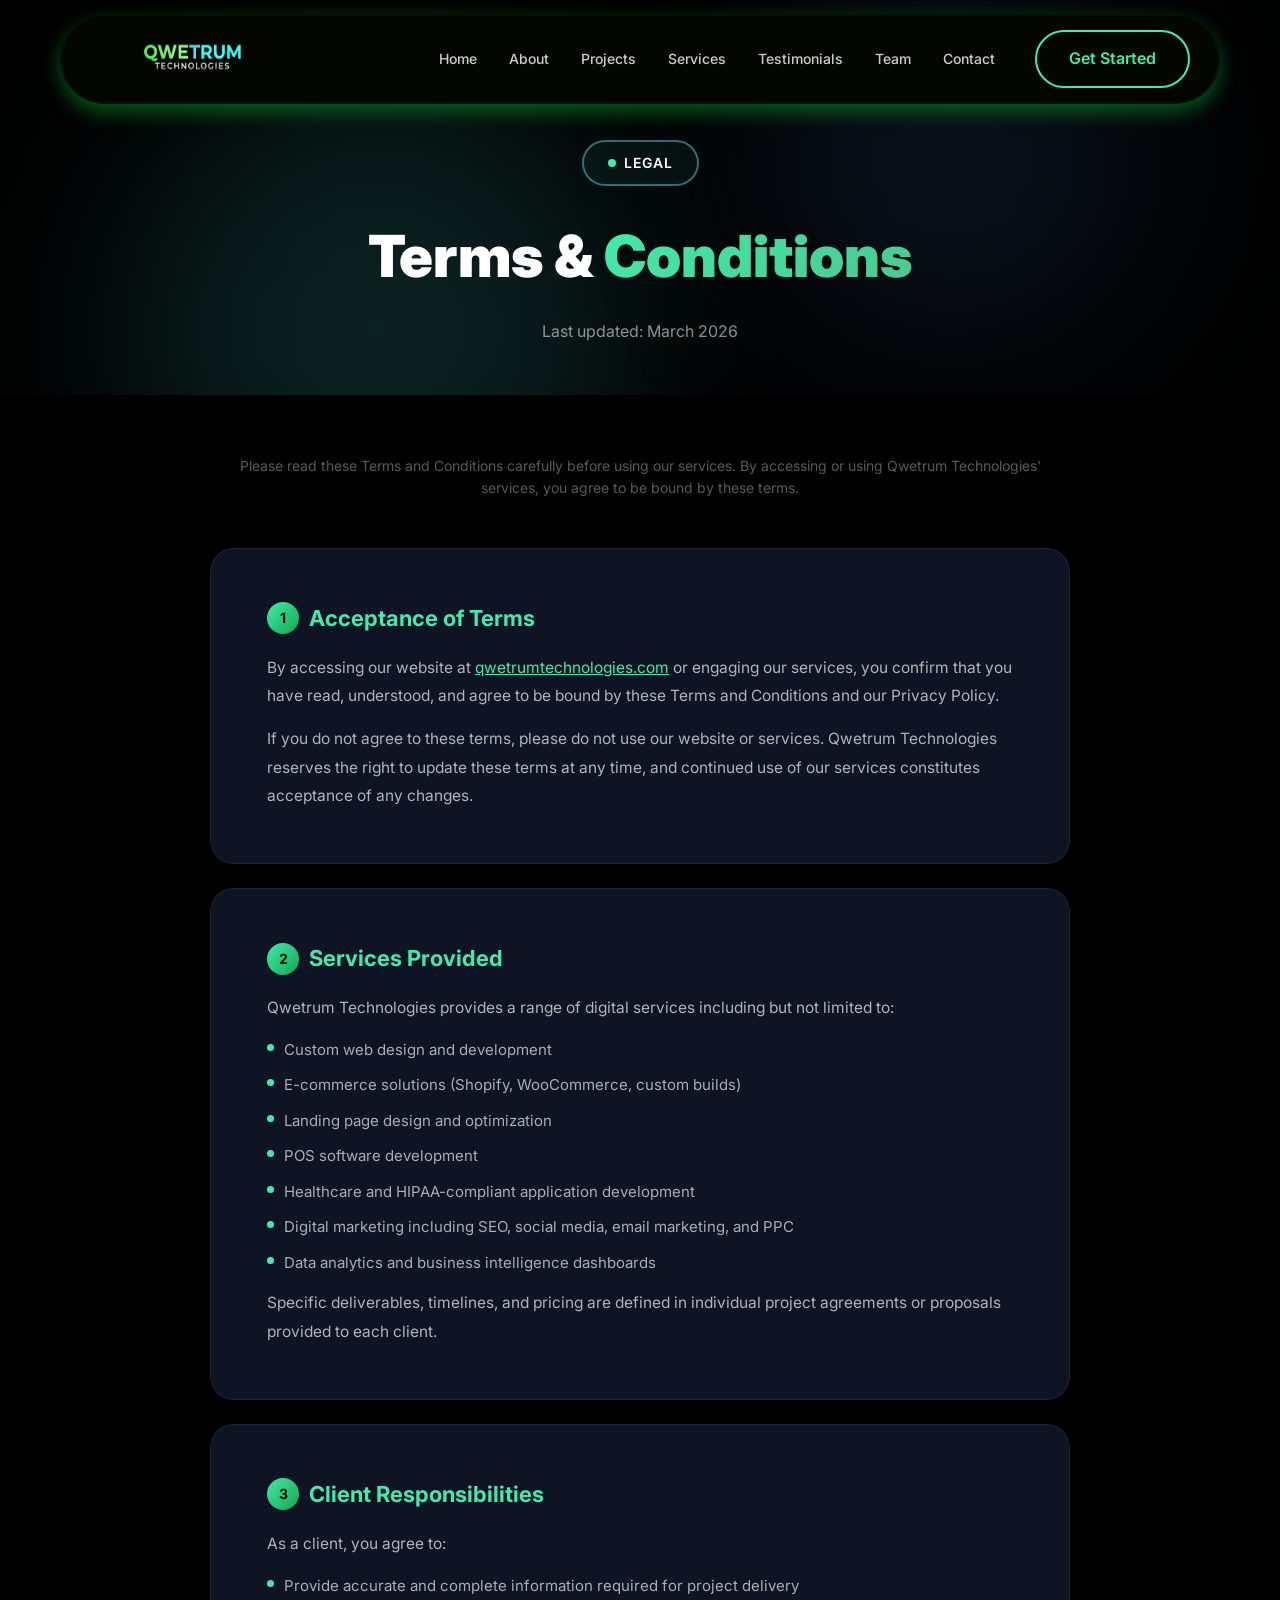
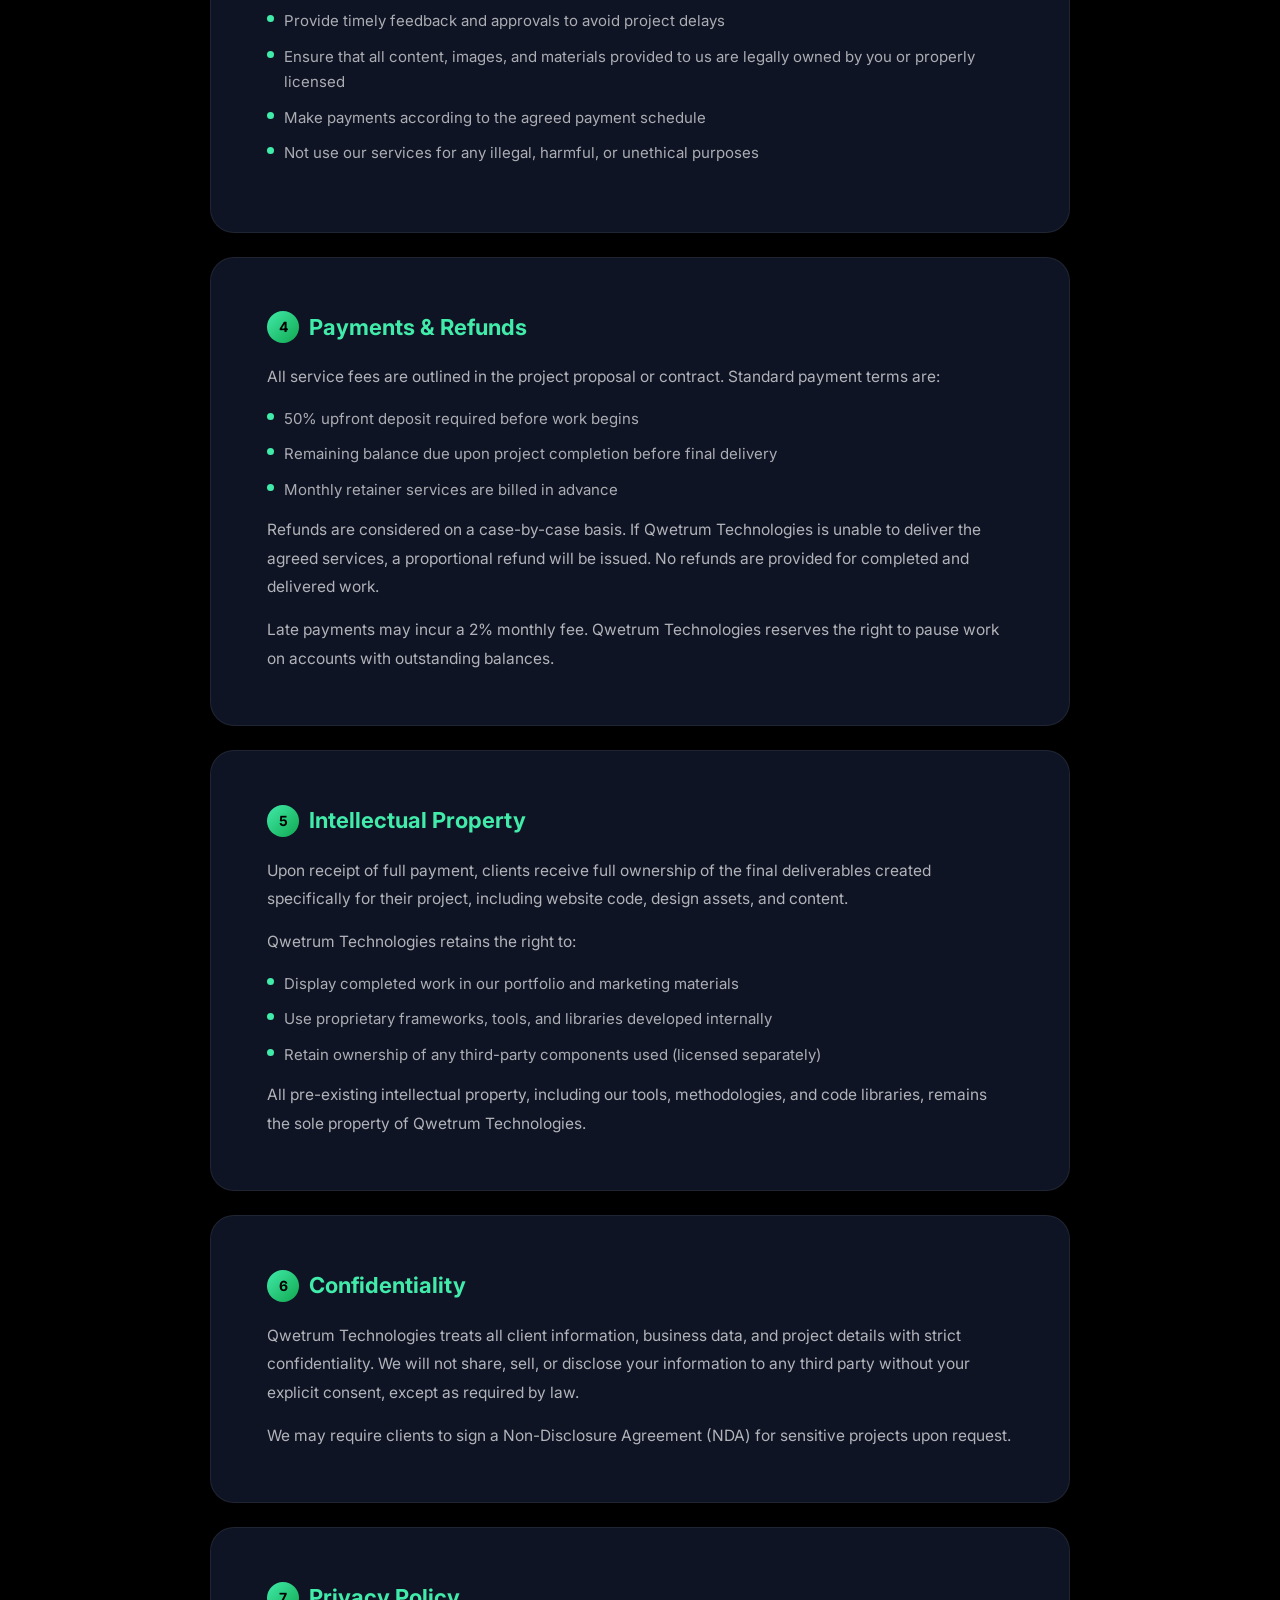
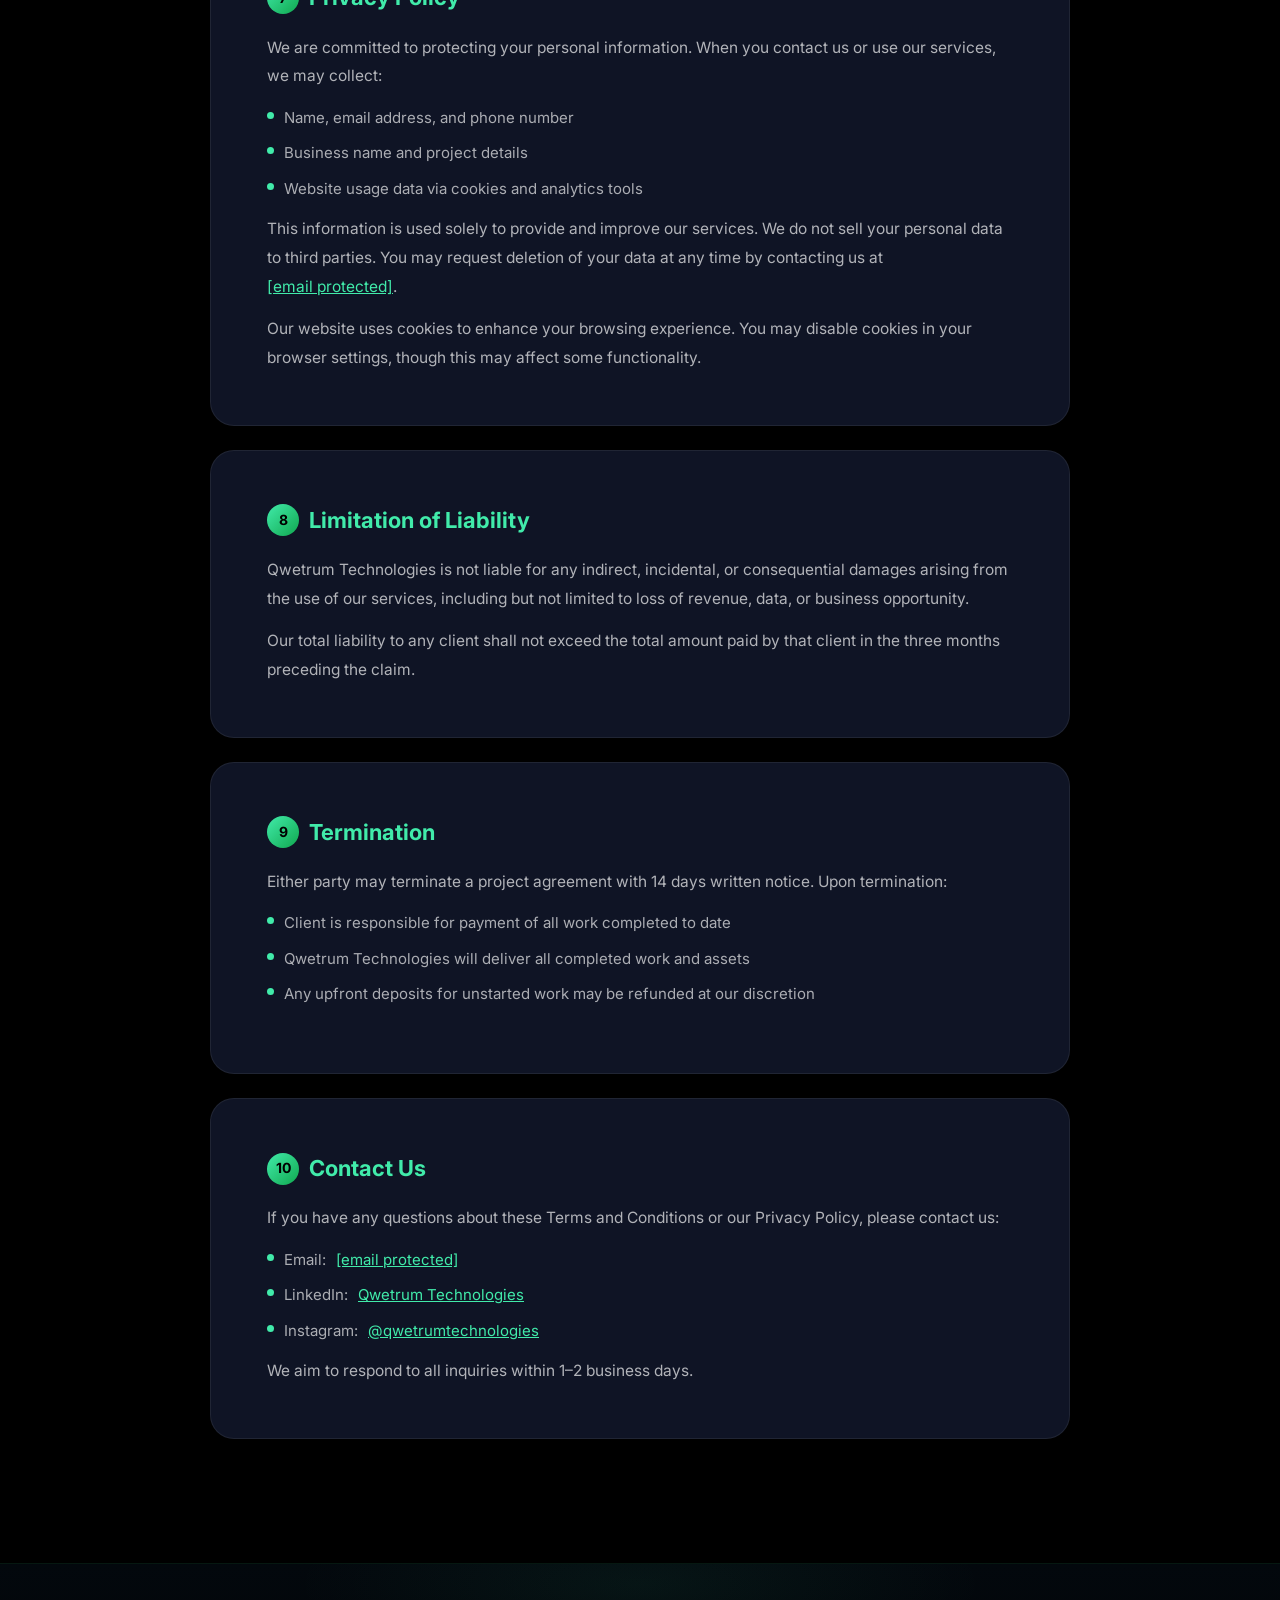
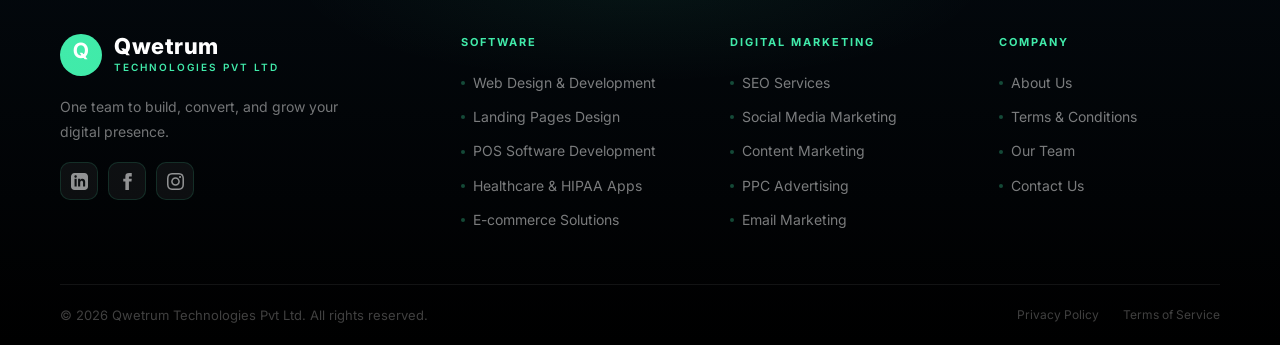
<file: terms.html>
<!DOCTYPE html>
<html lang="en">
<head>
    <meta charset="UTF-8">
    <meta name="viewport" content="width=device-width, initial-scale=1.0, maximum-scale=1.0, user-scalable=no">
    <meta name="description" content="Qwetrum Technologies - Terms and Conditions, Privacy Policy.">
    <title>Terms & Conditions — Qwetrum Technologies</title>
    <link rel="stylesheet" href="styles.css">
    <link rel="preconnect" href="https://fonts.googleapis.com">
    <link rel="preconnect" href="https://fonts.gstatic.com" crossorigin>
    <link href="https://fonts.googleapis.com/css2?family=Inter:wght@300;400;500;600;700;800;900&display=swap" rel="stylesheet">
    <style>
        /* ── PAGE HERO ── */
        .page-hero {
            min-height: 36vh;
            display: flex;
            align-items: center;
            justify-content: center;
            text-align: center;
            padding: 140px 20px 50px;
            position: relative;
            overflow: hidden;
        }
        .page-hero__bg { position: absolute; inset: 0; z-index: 0; }
        .page-hero__content { position: relative; z-index: 1; }
        .page-hero h1 {
            font-size: clamp(32px, 5vw, 58px);
            font-weight: 900;
            margin-bottom: 16px;
        }
        .page-hero p {
            font-size: 16px;
            color: rgba(255,255,255,0.55);
        }

        /* ── TERMS CONTENT ── */
        .terms-section {
            padding: 60px 0 100px;
        }
        .terms-wrapper {
            max-width: 860px;
            margin: 0 auto;
        }
        .terms-card {
            background: var(--card-bg);
            border-radius: 24px;
            border: 1px solid rgba(255,255,255,0.07);
            padding: 52px 56px;
            margin-bottom: 24px;
        }
        .terms-card h2 {
            font-size: 22px;
            font-weight: 700;
            margin-bottom: 18px;
            color: var(--primary-cyan);
            display: flex;
            align-items: center;
            gap: 10px;
        }
        .terms-card h2 .num {
            width: 32px;
            height: 32px;
            border-radius: 50%;
            background: linear-gradient(135deg, var(--primary-cyan), var(--primary-teal));
            display: flex;
            align-items: center;
            justify-content: center;
            font-size: 14px;
            font-weight: 700;
            color: #000;
            flex-shrink: 0;
        }
        .terms-card p {
            font-size: 15.5px;
            color: rgba(255,255,255,0.68);
            line-height: 1.85;
            margin-bottom: 14px;
        }
        .terms-card p:last-child { margin-bottom: 0; }
        .terms-card ul {
            list-style: none;
            padding: 0;
            margin: 0 0 14px;
            display: flex;
            flex-direction: column;
            gap: 10px;
        }
        .terms-card ul li {
            font-size: 15px;
            color: rgba(255,255,255,0.65);
            display: flex;
            align-items: flex-start;
            gap: 10px;
            line-height: 1.7;
        }
        .terms-card ul li::before {
            content: '';
            width: 7px;
            height: 7px;
            border-radius: 50%;
            background: var(--primary-cyan);
            flex-shrink: 0;
            margin-top: 7px;
        }
        .terms-card a {
            color: var(--primary-cyan);
            text-decoration: underline;
        }
        .terms-meta {
            text-align: center;
            font-size: 14px;
            color: rgba(255,255,255,0.35);
            margin-bottom: 48px;
        }

        @media (max-width: 680px) {
            .terms-card { padding: 32px 24px; }
        }
    </style>
</head>
<body>

    <!-- Header -->
    <header class="header" id="header">
        <div class="container">
            <nav class="nav-curved">
                <div class="nav__logo">
                    <div class="logo-text">
                        <img src="Assests/logo.png" alt="Qwetrum Technologies" class="nav-logo-img" style="height:200px;">
                    </div>
                </div>
                <div class="nav__menu" id="nav-menu">
                    <ul class="nav__list">
                        <li class="nav__item"><a href="index.html#home" class="nav__link">Home</a></li>
                        <li class="nav__item"><a href="about.html" class="nav__link">About</a></li>
                        <li class="nav__item"><a href="index.html#projects" class="nav__link">Projects</a></li>
                        <li class="nav__item"><a href="services.html" class="nav__link">Services</a></li>
                        <li class="nav__item"><a href="index.html#testimonials" class="nav__link">Testimonials</a></li>
                        <li class="nav__item"><a href="index.html#team" class="nav__link">Team</a></li>
                        <li class="nav__item"><a href="#" class="nav__link" onclick="openContactModal();return false;">Contact</a></li>
                    </ul>
                    <a href="#" class="btn btn-outline nav__cta" onclick="openContactModal();return false;">Get Started</a>
                </div>
                <div class="nav__toggle" id="nav-toggle">
                    <span></span><span></span><span></span>
                </div>
            </nav>
        </div>
    </header>

    <!-- Page Hero -->
    <section class="page-hero">
        <div class="page-hero__bg">
            <div class="bg-circle bg-circle-1"></div>
            <div class="bg-circle bg-circle-2"></div>
        </div>
        <div class="page-hero__content container">
            <span class="tag">Legal</span>
            <h1>Terms & <span class="text-gradient">Conditions</span></h1>
            <p>Last updated: March 2026</p>
        </div>
    </section>

    <!-- Terms Content -->
    <section class="terms-section">
        <div class="container">
            <div class="terms-wrapper">

                <p class="terms-meta">Please read these Terms and Conditions carefully before using our services. By accessing or using Qwetrum Technologies' services, you agree to be bound by these terms.</p>

                <div class="terms-card">
                    <h2><span class="num">1</span> Acceptance of Terms</h2>
                    <p>By accessing our website at <a href="https://qwetrumtechnologies.com">qwetrumtechnologies.com</a> or engaging our services, you confirm that you have read, understood, and agree to be bound by these Terms and Conditions and our Privacy Policy.</p>
                    <p>If you do not agree to these terms, please do not use our website or services. Qwetrum Technologies reserves the right to update these terms at any time, and continued use of our services constitutes acceptance of any changes.</p>
                </div>

                <div class="terms-card">
                    <h2><span class="num">2</span> Services Provided</h2>
                    <p>Qwetrum Technologies provides a range of digital services including but not limited to:</p>
                    <ul>
                        <li>Custom web design and development</li>
                        <li>E-commerce solutions (Shopify, WooCommerce, custom builds)</li>
                        <li>Landing page design and optimization</li>
                        <li>POS software development</li>
                        <li>Healthcare and HIPAA-compliant application development</li>
                        <li>Digital marketing including SEO, social media, email marketing, and PPC</li>
                        <li>Data analytics and business intelligence dashboards</li>
                    </ul>
                    <p>Specific deliverables, timelines, and pricing are defined in individual project agreements or proposals provided to each client.</p>
                </div>

                <div class="terms-card">
                    <h2><span class="num">3</span> Client Responsibilities</h2>
                    <p>As a client, you agree to:</p>
                    <ul>
                        <li>Provide accurate and complete information required for project delivery</li>
                        <li>Provide timely feedback and approvals to avoid project delays</li>
                        <li>Ensure that all content, images, and materials provided to us are legally owned by you or properly licensed</li>
                        <li>Make payments according to the agreed payment schedule</li>
                        <li>Not use our services for any illegal, harmful, or unethical purposes</li>
                    </ul>
                </div>

                <div class="terms-card">
                    <h2><span class="num">4</span> Payments & Refunds</h2>
                    <p>All service fees are outlined in the project proposal or contract. Standard payment terms are:</p>
                    <ul>
                        <li>50% upfront deposit required before work begins</li>
                        <li>Remaining balance due upon project completion before final delivery</li>
                        <li>Monthly retainer services are billed in advance</li>
                    </ul>
                    <p>Refunds are considered on a case-by-case basis. If Qwetrum Technologies is unable to deliver the agreed services, a proportional refund will be issued. No refunds are provided for completed and delivered work.</p>
                    <p>Late payments may incur a 2% monthly fee. Qwetrum Technologies reserves the right to pause work on accounts with outstanding balances.</p>
                </div>

                <div class="terms-card">
                    <h2><span class="num">5</span> Intellectual Property</h2>
                    <p>Upon receipt of full payment, clients receive full ownership of the final deliverables created specifically for their project, including website code, design assets, and content.</p>
                    <p>Qwetrum Technologies retains the right to:</p>
                    <ul>
                        <li>Display completed work in our portfolio and marketing materials</li>
                        <li>Use proprietary frameworks, tools, and libraries developed internally</li>
                        <li>Retain ownership of any third-party components used (licensed separately)</li>
                    </ul>
                    <p>All pre-existing intellectual property, including our tools, methodologies, and code libraries, remains the sole property of Qwetrum Technologies.</p>
                </div>

                <div class="terms-card">
                    <h2><span class="num">6</span> Confidentiality</h2>
                    <p>Qwetrum Technologies treats all client information, business data, and project details with strict confidentiality. We will not share, sell, or disclose your information to any third party without your explicit consent, except as required by law.</p>
                    <p>We may require clients to sign a Non-Disclosure Agreement (NDA) for sensitive projects upon request.</p>
                </div>

                <div class="terms-card">
                    <h2><span class="num">7</span> Privacy Policy</h2>
                    <p>We are committed to protecting your personal information. When you contact us or use our services, we may collect:</p>
                    <ul>
                        <li>Name, email address, and phone number</li>
                        <li>Business name and project details</li>
                        <li>Website usage data via cookies and analytics tools</li>
                    </ul>
                    <p>This information is used solely to provide and improve our services. We do not sell your personal data to third parties. You may request deletion of your data at any time by contacting us at <a href="/cdn-cgi/l/email-protection#40292e262f003137253432352d342523282e2f2c2f272925336e232f2d"><span class="__cf_email__" data-cfemail="bed7d0d8d1fecfc9dbcacccbd3cadbddd6d0d1d2d1d9d7dbcd90ddd1d3">[email&#160;protected]</span></a>.</p>
                    <p>Our website uses cookies to enhance your browsing experience. You may disable cookies in your browser settings, though this may affect some functionality.</p>
                </div>

                <div class="terms-card">
                    <h2><span class="num">8</span> Limitation of Liability</h2>
                    <p>Qwetrum Technologies is not liable for any indirect, incidental, or consequential damages arising from the use of our services, including but not limited to loss of revenue, data, or business opportunity.</p>
                    <p>Our total liability to any client shall not exceed the total amount paid by that client in the three months preceding the claim.</p>
                </div>

                <div class="terms-card">
                    <h2><span class="num">9</span> Termination</h2>
                    <p>Either party may terminate a project agreement with 14 days written notice. Upon termination:</p>
                    <ul>
                        <li>Client is responsible for payment of all work completed to date</li>
                        <li>Qwetrum Technologies will deliver all completed work and assets</li>
                        <li>Any upfront deposits for unstarted work may be refunded at our discretion</li>
                    </ul>
                </div>

                <div class="terms-card">
                    <h2><span class="num">10</span> Contact Us</h2>
                    <p>If you have any questions about these Terms and Conditions or our Privacy Policy, please contact us:</p>
                    <ul>
                        <li>Email: <a href="/cdn-cgi/l/email-protection#5a33343c351a2b2d3f2e282f372e3f3932343536353d333f2974393537"><span class="__cf_email__" data-cfemail="3851565e5778494f5d4c4a4d554c5d5b50565754575f515d4b165b5755">[email&#160;protected]</span></a></li>
                        <li>LinkedIn: <a href="https://www.linkedin.com/company/qwetrum-technologies/" target="_blank">Qwetrum Technologies</a></li>
                        <li>Instagram: <a href="https://www.instagram.com/qwetrumtechnologies" target="_blank">@qwetrumtechnologies</a></li>
                    </ul>
                    <p>We aim to respond to all inquiries within 1–2 business days.</p>
                </div>

            </div>
        </div>
    </section>

    <!-- Footer -->
    <footer class="footer" id="footer">
        <div class="footer__glow"></div>
        <div class="container">
            <div class="footer__main">
                <div class="footer__brand">
                    <div class="footer__logo-row">
                        <svg width="42" height="42" viewBox="0 0 80 80" fill="none" aria-hidden="true">
                            <circle cx="40" cy="40" r="40" fill="url(#fg3)"/>
                            <text x="50%" y="57%" text-anchor="middle" fill="white" font-size="40" font-weight="bold" font-family="Inter,sans-serif">Q</text>
                            <defs>
                                <linearGradient id="fg3" x1="0" y1="0" x2="80" y2="80">
                                    <stop stop-color="#41ebaa"/><stop offset="1" stop-color="#10a84f"/>
                                </linearGradient>
                            </defs>
                        </svg>
                        <div class="footer__logo-text">
                            <span class="footer__brand-name">Qwetrum</span>
                            <span class="footer__brand-sub">Technologies Pvt Ltd</span>
                        </div>
                    </div>
                    <p class="footer__desc">One team to build, convert, and grow your digital presence.</p>
                    <div class="footer__socials">
                        <a href="https://www.linkedin.com/company/qwetrum-technologies/" class="footer__social-icon" aria-label="LinkedIn">
                            <svg width="17" height="17" viewBox="0 0 24 24" fill="currentColor"><path d="M19 0h-14c-2.761 0-5 2.239-5 5v14c0 2.761 2.239 5 5 5h14c2.762 0 5-2.239 5-5v-14c0-2.761-2.238-5-5-5zm-11 19h-3v-11h3v11zm-1.5-12.268c-.966 0-1.75-.79-1.75-1.764s.784-1.764 1.75-1.764 1.75.79 1.75 1.764-.783 1.764-1.75 1.764zm13.5 12.268h-3v-5.604c0-3.368-4-3.113-4 0v5.604h-3v-11h3v1.765c1.396-2.586 7-2.777 7 2.476v6.759z"/></svg>
                        </a>
                        <a href="https://www.facebook.com/share/18fjqTEg9R/" class="footer__social-icon" aria-label="Facebook">
                            <svg width="17" height="17" viewBox="0 0 24 24" fill="currentColor"><path d="M9 8h-3v4h3v12h5v-12h3.642l.358-4h-4v-1.667c0-.955.192-1.333 1.115-1.333h2.885v-5h-3.808c-3.596 0-5.192 1.583-5.192 4.615v3.385z"/></svg>
                        </a>
                        <a href="https://www.instagram.com/qwetrumtechnologies?igsh=d2Iwd3U5dmx2bzJz" class="footer__social-icon" aria-label="Instagram">
                            <svg width="17" height="17" viewBox="0 0 24 24" fill="currentColor"><path d="M12 2.163c3.204 0 3.584.012 4.85.07 3.252.148 4.771 1.691 4.919 4.919.058 1.265.069 1.645.069 4.849 0 3.205-.012 3.584-.069 4.849-.149 3.225-1.664 4.771-4.919 4.919-1.266.058-1.644.07-4.85.07-3.204 0-3.584-.012-4.849-.07-3.26-.149-4.771-1.699-4.919-4.92-.058-1.265-.07-1.644-.07-4.849 0-3.204.013-3.583.07-4.849.149-3.227 1.664-4.771 4.919-4.919 1.266-.057 1.645-.069 4.849-.069zm0-2.163c-3.259 0-3.667.014-4.947.072-4.358.2-6.78 2.618-6.98 6.98-.059 1.281-.073 1.689-.073 4.948 0 3.259.014 3.668.072 4.948.2 4.358 2.618 6.78 6.98 6.98 1.281.058 1.689.072 4.948.072 3.259 0 3.668-.014 4.948-.072 4.354-.2 6.782-2.618 6.979-6.98.059-1.28.073-1.689.073-4.948 0-3.259-.014-3.667-.072-4.947-.196-4.354-2.617-6.78-6.979-6.98-1.281-.059-1.69-.073-4.949-.073zm0 5.838c-3.403 0-6.162 2.759-6.162 6.162s2.759 6.163 6.162 6.163 6.162-2.759 6.162-6.163c0-3.403-2.759-6.162-6.162-6.162zm0 10.162c-2.209 0-4-1.79-4-4 0-2.209 1.791-4 4-4s4 1.791 4 4c0 2.21-1.791 4-4 4zm6.406-11.845c-.796 0-1.441.645-1.441 1.44s.645 1.44 1.441 1.44c.795 0 1.439-.645 1.439-1.44s-.644-1.44-1.439-1.44z"/></svg>
                        </a>
                    </div>
                </div>
                <div class="footer__col">
                    <h4>Software</h4>
                    <ul>
                        <li><a href="services.html">Web Design &amp; Development</a></li>
                        <li><a href="services.html">Landing Pages Design</a></li>
                        <li><a href="services.html">POS Software Development</a></li>
                        <li><a href="services.html">Healthcare &amp; HIPAA Apps</a></li>
                        <li><a href="services.html">E-commerce Solutions</a></li>
                    </ul>
                </div>
                <div class="footer__col">
                    <h4>Digital Marketing</h4>
                    <ul>
                        <li><a href="services.html">SEO Services</a></li>
                        <li><a href="services.html">Social Media Marketing</a></li>
                        <li><a href="services.html">Content Marketing</a></li>
                        <li><a href="services.html">PPC Advertising</a></li>
                        <li><a href="services.html">Email Marketing</a></li>
                    </ul>
                </div>
                <div class="footer__col">
                    <h4>Company</h4>
                    <ul>
                        <li><a href="about.html">About Us</a></li>
                        <li><a href="terms.html">Terms &amp; Conditions</a></li>
                        <li><a href="index.html#team">Our Team</a></li>
                        <li><a href="#" onclick="openContactModal();return false;">Contact Us</a></li>
                    </ul>
                </div>
            </div>
            <div class="footer__divider"></div>
            <div class="footer__bottom">
                <p class="footer__copy">&copy; 2026 Qwetrum Technologies Pvt Ltd. All rights reserved.</p>
                <div class="footer__bottom-links">
                    <a href="terms.html">Privacy Policy</a>
                    <a href="terms.html">Terms of Service</a>
                </div>
            </div>
        </div>
    </footer>

    <!-- Contact Modal -->
    <div class="contact-modal" id="contact-modal">
        <div class="modal-content">
            <button class="modal-close" id="modal-close">&times;</button>
            <h2>Get a Free Consultation</h2>
            <form class="contact-form" id="qwetrum-contact-form">
                <input type="text" name="name" placeholder="Your Name" required>
                <input type="email" name="email" placeholder="Your Email" required>
                <input type="tel" name="phone" placeholder="Phone     <script src="qbot-widget.js"></script>
</body></html>
</file>
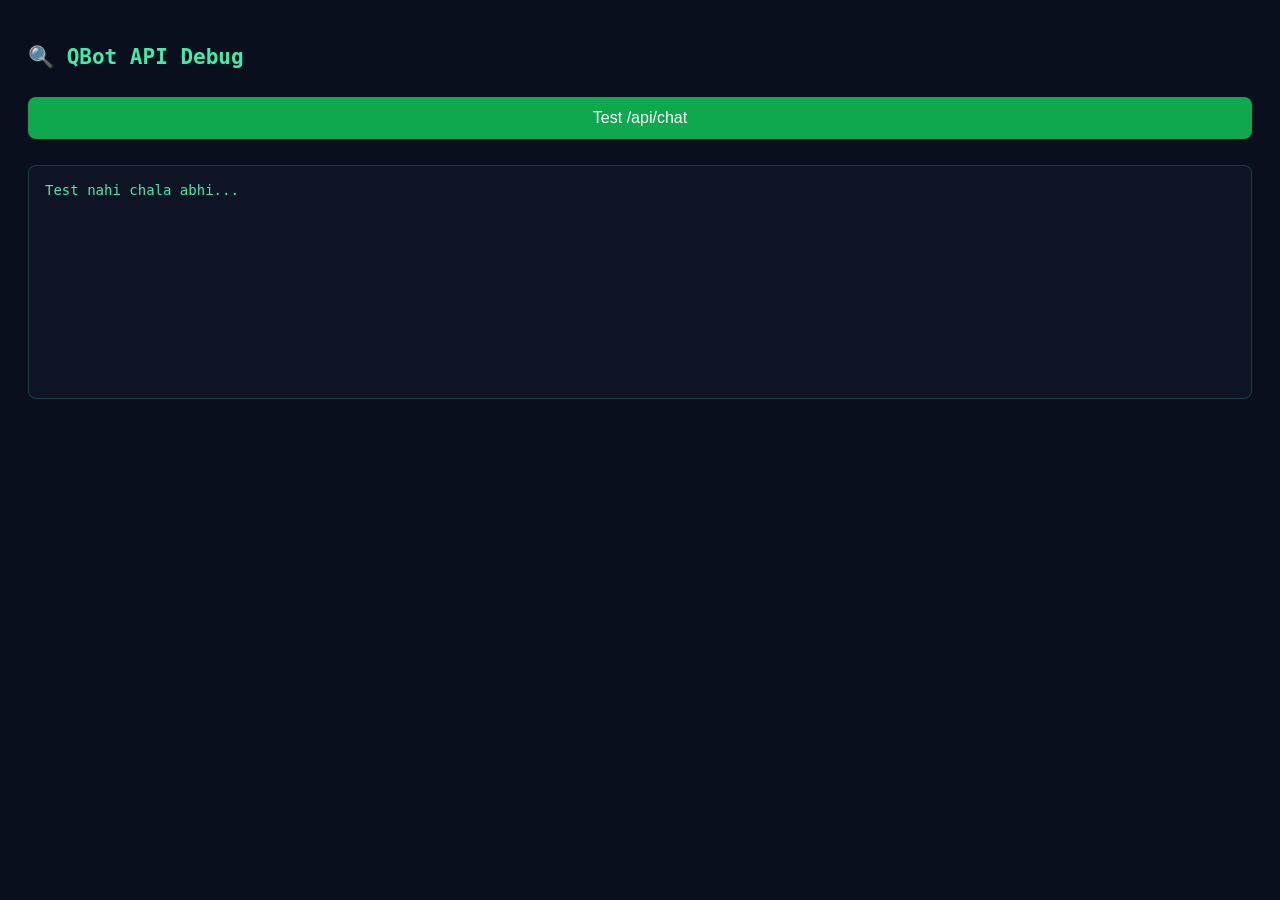
<file: test.html>
<!DOCTYPE html>
<html>
<head>
  <meta charset="UTF-8">
  <meta name="viewport" content="width=device-width, initial-scale=1.0">
  <title>QBot API Test</title>
  <style>
    body { font-family: monospace; background: #0a0f1e; color: #41ebaa; padding: 20px; font-size: 14px; }
    button { background: #10a84f; color: white; border: none; padding: 12px 24px; border-radius: 8px; font-size: 16px; cursor: pointer; margin: 10px 0; width: 100%; }
    #log { background: #0f1425; border: 1px solid #41ebaa33; border-radius: 8px; padding: 16px; margin-top: 16px; white-space: pre-wrap; min-height: 200px; word-break: break-all; }
    .ok { color: #4ade80; }
    .err { color: #f87171; }
    .info { color: #60a5fa; }
  </style>
</head>
<body>
  <h2>🔍 QBot API Debug</h2>
  <button onclick="runTest()">Test /api/chat</button>
  <div id="log">Test nahi chala abhi...</div>

  <script>
    function log(msg, type='info') {
      const el = document.getElementById('log');
      const time = new Date().toLocaleTimeString();
      el.innerHTML += `\n[${time}] <span class="${type}">${msg}</span>`;
    }

    async function runTest() {
      document.getElementById('log').innerHTML = '';
      log('Test shuru...', 'info');
      log('URL: ' + window.location.href, 'info');
      log('Browser: ' + navigator.userAgent.substring(0, 80), 'info');

      try {
        log('→ /api/chat ko call kar raha hoon...', 'info');

        const res = await fetch('/api/chat', {
          method: 'POST',
          headers: { 'Content-Type': 'application/json' },
          body: JSON.stringify({
            messages: [{ role: 'user', content: 'Hello, say hi in 5 words.' }],
            system: 'You are a helpful assistant. Keep responses very short.'
          })
        });

        log('HTTP Status: ' + res.status + ' ' + res.statusText, res.ok ? 'ok' : 'err');

        const text = await res.text();
        log('Raw response: ' + text.substring(0, 500), 'info');

        try {
          const json = JSON.parse(text);
          if (json.reply) {
            log('✅ SUCCESS! Reply: ' + json.reply, 'ok');
          } else if (json.error) {
            log('❌ API Error: ' + json.error, 'err');
          }
        } catch(e) {
          log('❌ JSON parse error: ' + e.message, 'err');
        }

      } catch(err) {
        log('❌ Fetch failed: ' + err.message, 'err');
        log('Yeh CORS ya network issue hai', 'err');
      }
    }
  </script>
</body>
</html>
</file>
<file: styles.css>
/* ===== RESET & BASE STYLES ===== */
* {
    margin: 0;
    padding: 0;
    box-sizing: border-box;
}

:root {
    /* Colors */
    --primary-cyan: #41ebaa;
    --primary-teal: #10a84f;
    --accent-green: #49c991;
    --accent-blue: #5BA5FF;
    --dark-bg: #0A0F1E;
    --darker-bg: #050812;
    --card-bg: #0F1425;
    
    /* Typography */
    --font-family: 'Inter', -apple-system, BlinkMacSystemFont, 'Segoe UI', sans-serif;
    
    /* Spacing */
    --container-width: 1200px;
    --section-padding: 100px 0;
    
    /* Transitions */
    --transition: all 0.3s ease;
}

html {
    scroll-behavior: smooth;
    overflow-x: hidden;
}

body {
    font-family: var(--font-family);
    background-color: black;
    color: #ffffff;
    line-height: 1.6;
    overflow-x: hidden;
    -webkit-font-smoothing: antialiased;
    -moz-osx-font-smoothing: grayscale;
}

/* ===== UTILITY CLASSES ===== */
.container {
    max-width: var(--container-width);
    margin: 0 auto;
    padding: 0 20px;
}

.text-gradient {
    background: linear-gradient(135deg, var(--primary-cyan) 0%, var(--accent-green) 100%);
    -webkit-background-clip: text;
    -webkit-text-fill-color: transparent;
    background-clip: text;
}

.text-white {
    color: #ffffff;
}

.tag {
    display: inline-flex;
    align-items: center;
    gap: 8px;
    padding: 10px 24px;
    border-radius: 50px;
    border: 2px solid rgba(77, 212, 212, 0.5);
    background: rgba(77, 212, 212, 0.05);
    color: #ffffff;
    font-size: 14px;
    font-weight: 600;
    text-transform: uppercase;
    letter-spacing: 1px;
    margin-bottom: 24px;
}

.tag::before {
    content: '';
    width: 8px;
    height: 8px;
    border-radius: 50%;
    background: var(--primary-cyan);
}

.section-title {
    font-size: clamp(32px, 5vw, 52px);
    font-weight: 800;
    line-height: 1.2;
    margin-bottom: 20px;
}

.section-description {
    font-size: 18px;
    color: rgba(255, 255, 255, 0.7);
    max-width: 800px;
    margin: 0 auto 60px;
    line-height: 1.8;
}

/* ===== BUTTONS ===== */
.btn {
    display: inline-flex;
    align-items: center;
    gap: 12px;
    padding: 14px 32px;
    font-size: 16px;
    font-weight: 600;
    text-decoration: none;
    border-radius: 50px;
    transition: var(--transition);
    cursor: pointer;
    border: none;
    font-family: var(--font-family);
}

.btn-primary {
    background: linear-gradient(135deg, var(--primary-cyan) 0%, var(--primary-teal) 100%);
    color: #ffffff;
    box-shadow: 0 4px 20px rgba(77, 212, 212, 0);
}

.btn-primary:hover {
    transform: translateY(-2px) scale(1.05);
    box-shadow: 0 8px 30px rgba(77, 212, 212, 0.4);
}

.btn-primary:active {
    transform: translateY(0) scale(0.98);
}

.btn-large {
    padding: 18px 40px;
    font-size: 18px;
}

.btn-outline {
    border: 2px solid var(--primary-cyan);
    color: var(--primary-cyan);
    background: transparent;
}

.btn-outline:hover {
    background: rgba(77, 212, 212, 0.1);
    box-shadow: 0 0 20px rgba(77, 212, 212, 0.3);
}

.btn-arrow {
    color: var(--primary-cyan);
    transition: var(--transition);
}

.btn-arrow:hover {
    transform: translateX(8px);
}

/* ===== HEADER/NAVIGATION ===== */
.header {
    position: fixed;
    top: 0;
    left: 0;
    width: 100%;
    z-index: 1000;
    padding: 14px 0;
    transition: var(--transition);
}

.header .container {
    max-width: var(--container-width);
    margin: 0 auto;
    padding: 0 20px;
}

/* Logo image — controlled via CSS, no inline styles needed */
.nav-logo-img {
    width: 200px;
    height: 350px;
    margin-top: -100px;
    margin-bottom: -80px;
    display: block;
}

.nav-curved {
    background-color: rgb(3, 7, 0);
    backdrop-filter: blur(20px);
    border-radius: 60px;
    padding: 14px 28px;
    display: flex;
    align-items: center;
    justify-content: space-between;
    box-shadow: 0 8px 20px rgba(16, 211, 58, 0.4);
    border: 2px solid rgba(1, 63, 29, 0.2);
    transition: var(--transition);
    animation: slideDown 0.6s ease-out;
}

@keyframes slideDown {
    from {
        opacity: 0;
        transform: translateY(-20px);
    }
    to {
        opacity: 1;
        transform: translateY(0);
    }
}

.header.scrolled .nav-curved {
    background: rgb(3, 7, 0);
    box-shadow: 0 8px 20px rgba(16, 211, 58, 0.4);
    border-color: rgba(77, 212, 212, 0.2);
}

.nav__logo {
    display: flex;
    align-items: center;
    gap: 12px;
    text-decoration: none;
    color: #ffffff;
    
}

.logo-icon {
    width: 48px;
    height: 48px;
    border-radius: 50%;
    background: linear-gradient(135deg, var(--primary-cyan) 0%, var(--accent-green) 100%);
    display: flex;
    align-items: center;
    justify-content: center;
}

.logo-icon span {
    font-size: 24px;
    font-weight: 800;
    color: #ffffff;
}

.logo-text {
    display: flex;
    flex-direction: column;
}

.logo-title {
    font-size: 20px;
    font-weight: 800;
    letter-spacing: 1px;
}

.logo-subtitle {
    font-size: 10px;
    color: rgba(255, 255, 255, 0.6);
    letter-spacing: 0.5px;
}

.nav__menu {
    display: flex;
    align-items: center;
    gap: 40px;
}

.nav__list {
    display: flex;
    align-items: center;
    gap: 32px;
    list-style: none;
}

.nav__link {
    color: rgba(255, 255, 255, 0.8);
    text-decoration: none;
    font-size: 14px;
    font-weight: 500;
    position: relative;
    transition: var(--transition);
}

.nav__link::after {
    content: '';
    position: absolute;
    bottom: -4px;
    left: 0;
    width: 0;
    height: 2px;
    background: linear-gradient(135deg, var(--primary-cyan) 0%, var(--accent-green) 100%);
    transition: width 0.3s ease;
}

.nav__link:hover {
    color: var(--primary-cyan);
}

.nav__link:hover::after {
    width: 100%;
}

.nav__toggle {
    display: none;
    flex-direction: column;
    gap: 6px;
    cursor: pointer;
    padding: 10px;
}

.nav__toggle span {
    width: 28px;
    height: 3px;
    background: #ffffff;
    border-radius: 2px;
    transition: var(--transition);
}

.nav__toggle.active span:nth-child(1) {
    transform: rotate(45deg) translateY(9px);
}

.nav__toggle.active span:nth-child(2) {
    opacity: 0;
}

.nav__toggle.active span:nth-child(3) {
    transform: rotate(-45deg) translateY(-9px);
}

/* ===== HERO SECTION ===== */
.hero {
    min-height: 100vh;
    display: flex;
    align-items: center;
    justify-content: center;
    position: relative;
    padding-top: 80px;
    overflow: hidden;
}

.hero__bg {
    position: absolute;
    inset: 0;
    z-index: 0;
}

.bg-circle {
    position: absolute;
    border-radius: 50%;
    filter: blur(100px);
    animation: float 8s ease-in-out infinite;
}

.bg-circle-1 {
    width: 500px;
    height: 500px;
    background: rgba(77, 212, 212, 0.15);
    top: 20%;
    left: 10%;
}

.bg-circle-2 {
    width: 400px;
    height: 400px;
    background: rgba(91, 165, 255, 0.1);
    bottom: 10%;
    right: 10%;
    animation-delay: 2s;
}

@keyframes float {
    0%, 100% { transform: translateY(0px); }
    50% { transform: translateY(-30px); }
}

.hero__content {
    position: relative;
    z-index: 1;
    text-align: center;
    padding: 60px 20px;
    max-width: 100%;
    overflow: hidden;
}

.hero__title {
    font-size: clamp(32px, 6vw, 72px);
    font-weight: 900;
    line-height: 1.15;
    margin-bottom: 32px;
    animation: fadeInUp 0.8s ease-out;
    word-break: break-word;
    overflow-wrap: break-word;
}

.hero__description {
    font-size: clamp(16px, 2vw, 22px);
    color: rgba(255, 255, 255, 0.8);
    max-width: 900px;
    margin: 0 auto 40px;
    line-height: 1.8;
    animation: fadeInUp 0.8s ease-out 0.2s backwards;
}

.hero__devices {
    margin-top: 80px;
    position: relative;
    height: 400px;
    animation: fadeInUp 1s ease-out 0.6s backwards;
}

.device {
    position: absolute;
    transition: var(--transition);
}

.device-laptop {
    left: 50%;
    top: 50%;
    transform: translate(-50%, -50%);
    width: 600px;
    z-index: 3;
}

.device-laptop .device-screen {
    background: #1a1f35;
    border-radius: 12px 12px 0 0;
    padding: 20px;
    border: 8px solid #2a2f45;
    aspect-ratio: 16/10;
    overflow: hidden;
}

.mockup-content {
    display: grid;
    grid-template-columns: repeat(3, 1fr);
    gap: 20px;
    height: 100%;
    padding: 20px;
}

.mockup-card {
    background: linear-gradient(135deg, #1a2035 0%, #0f1425 100%);
    border-radius: 12px;
    border: 1px solid rgba(77, 212, 212, 0.2);
}

.device-laptop .device-base {
    height: 8px;
    background: linear-gradient(to bottom, #2a2f45, #1a1f35);
    border-radius: 0 0 8px 8px;
}

.device-laptop .device-stand {
    height: 4px;
    background: #1a1f35;
    width: 60%;
    margin: 0 auto;
    border-radius: 0 0 12px 12px;
}

.device-tablet {
    right: 10%;
    top: 25%;
    width: 250px;
    transform: rotate(12deg);
    z-index: 2;
    animation: float 6s ease-in-out infinite;
    animation-delay: 1s;
}

.device-tablet .device-screen {
    background: #1a1f35;
    border-radius: 16px;
    padding: 12px;
    border: 6px solid #2a2f45;
    aspect-ratio: 3/4;
}

.device-phone {
    left: 8%;
    top: 30%;
    width: 180px;
    transform: rotate(-12deg);
    z-index: 2;
    animation: float 6s ease-in-out infinite;
    animation-delay: 2s;
}

.device-phone .device-screen {
    background: #1a1f35;
    border-radius: 24px;
    padding: 8px;
    border: 6px solid #2a2f45;
    aspect-ratio: 9/19;
}

@keyframes fadeInUp {
    from {
        opacity: 0;
        transform: translateY(30px);
    }
    to {
        opacity: 1;
        transform: translateY(0);
    }
}

/* ===== BRANDS SECTION - MARQUEE ===== */
.brands {
    padding: 80px 0 40px;
    text-align: center;
    overflow: hidden;
}

.brands__marquee-wrapper {
    width: 100%;
    overflow: hidden;
    position: relative;
    margin-top: 40px;
    /* fade edges */
    -webkit-mask-image: linear-gradient(to right, transparent 0%, black 10%, black 90%, transparent 100%);
    mask-image: linear-gradient(to right, transparent 0%, black 10%, black 90%, transparent 100%);
}

.brands__marquee-track {
    display: flex;
    gap: 0;
    width: max-content;
    animation: marquee-scroll 28s linear infinite;
}

.brands__marquee-wrapper:hover .brands__marquee-track {
    animation-play-state: paused;
}

@keyframes marquee-scroll {
    0%   { transform: translateX(0); }
    100% { transform: translateX(-50%); }
}

.brand-logo {
    display: flex;
    align-items: center;
    padding: 0 48px;
    opacity: 0.7;
    transition: opacity 0.3s ease;
    white-space: nowrap;
    border-right: 1px solid rgba(77, 212, 212, 0.15);
}

.brand-logo:hover {
    opacity: 1;
}

.brand-text {
    font-size: 22px;
    font-weight: 700;
    color: #ffffff;
    letter-spacing: 0.5px;
}

/* ===== ABOUT SECTION ===== */
.about {
    padding: 80px 0;
    text-align: center;
}

.about__description {
    font-size: 20px;
    color: rgba(255, 255, 255, 0.8);
    max-width: 900px;
    margin: 0 auto;
    line-height: 1.8;
}

/* ===== PROJECTS SECTION ===== */
.projects {
    padding: 100px 0;
    text-align: center;
}

.projects__grid {
    display: grid;
    grid-template-columns: repeat(4, 1fr);
    gap: 24px;
    margin-top: 60px;
    align-items: stretch;
}

.project-card {
    background: var(--card-bg);
    border-radius: 24px;
    border: 1px solid rgba(255, 255, 255, 0.05);
    overflow: hidden;
    transition: var(--transition);
    display: flex;
    flex-direction: column;
}

.project-card:hover {
    border-color: rgba(77, 212, 212, 0.3);
    box-shadow: 0 8px 40px rgba(77, 212, 212, 0.2);
    transform: translateY(-8px);
}

/* Clickable project card (anchor tag) */
a.project-card--link {
    text-decoration: none;
    color: inherit;
    cursor: pointer;
}

a.project-card--link:hover .btn-arrow svg {
    color: var(--primary-cyan);
    transform: scale(1.1);
    transition: all 0.3s ease;
}

/* View All Projects button */
.projects__view-all {
    margin-top: 56px;
    display: flex;
    justify-content: center;
}

.btn-view-all {
    display: inline-flex;
    align-items: center;
    gap: 10px;
    padding: 16px 40px;
    background: transparent;
    border: 2px solid var(--primary-cyan);
    color: var(--primary-cyan);
    font-size: 16px;
    font-weight: 700;
    border-radius: 50px;
    text-decoration: none;
    letter-spacing: 0.3px;
    transition: all 0.35s ease;
    position: relative;
    overflow: hidden;
}

.btn-view-all::before {
    content: '';
    position: absolute;
    inset: 0;
    background: linear-gradient(135deg, var(--primary-cyan), var(--primary-teal));
    opacity: 0;
    transition: opacity 0.35s ease;
    z-index: 0;
}

.btn-view-all:hover::before { opacity: 1; }

.btn-view-all:hover {
    color: #000;
    box-shadow: 0 0 32px rgba(65, 235, 170, 0.4);
    transform: translateY(-2px);
}

.btn-view-all svg {
    position: relative;
    z-index: 1;
    transition: transform 0.3s ease;
}

.btn-view-all:hover svg { transform: translateX(4px); }

.project-card__image {
    padding: 0;
    background: linear-gradient(135deg, #1a2035 0%, #0f1425 100%);
    position: relative;
    height: 190px;
    overflow: hidden;
    display: flex;
    align-items: center;
    justify-content: center;
    flex-shrink: 0;
}

.project-card__image img {
    width: 100%;
    height: 100%;
    object-fit: cover;
    border-radius: 10px;
}

/* ===== IMAGE SLIDER INSIDE PROJECT CARD ===== */
.img-slider {
    position: relative;
    width: 100%;
    height: 100%;
    overflow: hidden;
}

.img-slider__track {
    display: flex;
    width: 100%;
    height: 100%;
    transition: transform 0.45s cubic-bezier(0.4, 0, 0.2, 1);
}

.img-slider__track img {
    min-width: 100%;
    width: 100%;
    height: 100%;
    object-fit: cover;
    flex-shrink: 0;
    display: block;
    border-radius: 0;
}

/* Prev / Next buttons */
.img-slider__btn {
    position: absolute;
    top: 50%;
    transform: translateY(-50%);
    width: 28px;
    height: 28px;
    border-radius: 50%;
    background: rgba(10, 15, 30, 0.75);
    border: 1px solid rgba(77, 212, 212, 0.4);
    color: #fff;
    display: flex;
    align-items: center;
    justify-content: center;
    cursor: pointer;
    z-index: 10;
    opacity: 0;
    transition: opacity 0.25s ease, background 0.25s ease, transform 0.25s ease;
    backdrop-filter: blur(6px);
}

.img-slider__btn--prev { left: 8px; }
.img-slider__btn--next { right: 8px; }

.img-slider:hover .img-slider__btn {
    opacity: 1;
}

.img-slider__btn:hover {
    background: rgba(77, 212, 212, 0.3);
    transform: translateY(-50%) scale(1.1);
}

/* Dots */
.img-slider__dots {
    position: absolute;
    bottom: 8px;
    left: 50%;
    transform: translateX(-50%);
    display: flex;
    gap: 6px;
    z-index: 10;
}

.img-slider__dot {
    width: 6px;
    height: 6px;
    border-radius: 50%;
    background: rgba(255, 255, 255, 0.4);
    cursor: pointer;
    transition: background 0.3s ease, transform 0.3s ease;
}

.img-slider__dot.active {
    background: var(--primary-cyan);
    transform: scale(1.3);
}

.device-laptop-mockup,
.device-tablet-mockup {
    margin: 0 auto;
}

.device-laptop-mockup {
    width: 100%;
    max-width: 400px;
}

.device-laptop-mockup .mockup-screen {
    background: #2a2f45;
    border-radius: 8px 8px 0 0;
    border: 6px solid #3a3f55;
    aspect-ratio: 16/10;
    overflow: hidden;
}

.device-tablet-mockup {
    width: 70%;
    max-width: 300px;
}

.device-tablet-mockup .mockup-screen {
    background: #2a2f45;
    border-radius: 12px;
    border: 5px solid #3a3f55;
    aspect-ratio: 3/4;
}

.university-mockup,
.hotel-mockup,
.carsound-mockup,
.fitness-mockup,
.derma-mockup,
.jewelry-mockup {
    width: 100%;
    height: 100%;
    background: linear-gradient(135deg, #4DD4D4 0%, #50E3A3 100%);
    opacity: 0.3;
}

.project-card__content {
    padding: 20px;
    text-align: left;
    position: relative;
    display: flex;
    flex-direction: column;
    flex: 1;
    min-height: 130px;
}

.project-card__content h3 {
    font-size: 16px;
    font-weight: 700;
    margin-bottom: 8px;
    line-height: 1.3;
}

.project-description {
    color: rgba(255, 255, 255, 0.6);
    font-size: 13px;
    line-height: 1.6;
    margin-bottom: 0;
    flex: 1;
}

.btn-arrow {
    position: absolute;
    bottom: 16px;
    right: 16px;
}

.btn-arrow svg {
    width: 36px;
    height: 36px;
}

/* ===== TESTIMONIALS SECTION ===== */
.testimonials {
    padding: 100px 0;
    text-align: center;
    position: relative;
    overflow: hidden;
}

.testimonials__bg {
    position: absolute;
    inset: 0;
    z-index: 0;
}

.bg-glow {
    position: absolute;
    width: 600px;
    height: 600px;
    border-radius: 50%;
    background: radial-gradient(circle, rgba(77, 212, 212, 0.1) 0%, transparent 70%);
    filter: blur(80px);
}

.bg-glow-1 {
    top: 50%;
    left: 50%;
    transform: translate(-50%, -50%);
}

.testimonials__slider {
    position: relative;
    max-width: 800px;
    margin: 60px auto;
    min-height: 350px;
}

.testimonial-card {
    position: absolute;
    top: 0;
    left: 50%;
    transform: translateX(-50%);
    width: 100%;
    padding: 48px;
    background: rgba(15, 20, 37, 0.8);
    border-radius: 24px;
    border: 1px solid rgba(77, 212, 212, 0.2);
    backdrop-filter: blur(20px);
    opacity: 0;
    visibility: hidden;
    transition: opacity 0.5s ease, visibility 0.5s ease;
}

.testimonial-card.active {
    opacity: 1;
    visibility: visible;
    z-index: 1;
}

.quote-icon {
    margin-bottom: 24px;
}

.testimonial-text {
    font-size: 22px;
    font-style: italic;
    line-height: 1.6;
    margin-bottom: 32px;
    color: rgba(255, 255, 255, 0.9);
}

.testimonial-author {
    display: flex;
    align-items: center;
    gap: 16px;
    justify-content: center;
}

.author-avatar {
    width: 60px;
    height: 60px;
    border-radius: 50%;
    background: linear-gradient(135deg, var(--primary-cyan) 0%, var(--accent-green) 100%);
}

.author-info h4 {
    font-size: 18px;
    font-weight: 600;
    margin-bottom: 4px;
}

.author-info p {
    font-size: 14px;
    color: rgba(255, 255, 255, 0.6);
}

.testimonials__dots {
    display: flex;
    justify-content: center;
    gap: 12px;
    margin-top: 32px;
}

.dot {
    width: 12px;
    height: 12px;
    border-radius: 50%;
    background: rgba(255, 255, 255, 0.2);
    border: none;
    cursor: pointer;
    transition: var(--transition);
}

.dot.active {
    background: var(--primary-cyan);
    width: 32px;
    border-radius: 6px;
}

/* ===== EXPERTS SECTION ===== */
.experts {
    padding: 100px 0;
    text-align: center;
}

.experts__slider {
    position: relative;
    margin: 60px 0;
}

.experts__cards {
    display: flex;
    justify-content: center;
    gap: 32px;
    padding: 0 60px;
}

.expert-card {
    flex: 1;
    max-width: 350px;
    padding: 48px 32px;
    background: rgba(15, 20, 37, 0.6);
    border-radius: 20px;
    border: 1px solid rgba(255, 255, 255, 0.05);
    transition: var(--transition);
}

.expert-card.active {
    background: rgba(15, 20, 37, 0.9);
    border-color: rgba(77, 212, 212, 0.3);
    box-shadow: 0 8px 40px rgba(77, 212, 212, 0.2);
    transform: scale(1.05);
}

.expert-icon {
    margin-bottom: 24px;
}

.expert-card h3 {
    font-size: 28px;
    font-weight: 700;
    margin-bottom: 16px;
}

.expert-card p {
    color: rgba(255, 255, 255, 0.7);
    line-height: 1.6;
}

.slider-btn {
    position: absolute;
    top: 50%;
    transform: translateY(-50%);
    width: 48px;
    height: 48px;
    border-radius: 50%;
    background: rgba(77, 212, 212, 0.1);
    border: 2px solid rgba(77, 212, 212, 0.3);
    color: var(--primary-cyan);
    cursor: pointer;
    transition: var(--transition);
    display: flex;
    align-items: center;
    justify-content: center;
}

.slider-btn:hover {
    background: rgba(77, 212, 212, 0.2);
    transform: translateY(-50%) scale(1.1);
}

.slider-btn.prev {
    left: 0;
}

.slider-btn.next {
    right: 0;
}

.experts__cta {
    font-size: 20px;
    margin-top: 40px;
    color: rgba(255, 255, 255, 0.8);
}

/* ===== TEAM SECTION ===== */
.team {
    padding: 100px 0;
    text-align: center;
}

.team__grid {
    display: grid;
    grid-template-columns: repeat(auto-fit, minmax(260px, 1fr));
    gap: 48px;
    max-width: 700px;
    margin: 60px auto 0;
}

.team-card {
    background: rgba(15, 20, 37, 0.6);
    border-radius: 24px;
    border: 2px solid rgba(77, 212, 212, 0.2);
    padding: 40px 32px 32px;
    transition: var(--transition);
    text-align: center;
}

.team-card:hover {
    border-color: var(--primary-cyan);
    box-shadow: 0 8px 40px rgba(77, 212, 212, 0.3);
    transform: translateY(-8px);
}

.team-card__image {
    margin-bottom: 24px;
}

.team-avatar-circle {
    width: 160px;
    height: 160px;
    border-radius: 50%;
    margin: 0 auto;
    overflow: hidden;
    border: 3px solid rgba(77, 212, 212, 0.5);
    box-shadow: 0 0 24px rgba(77, 212, 212, 0.25);
    background: linear-gradient(135deg, #2a3550 0%, #1a2540 100%);
}

.team-avatar-circle img {
    width: 100%;
    height: 100%;
    object-fit: cover;
    object-position: top;
    display: block;
}

.team-card__info h3 {
    font-size: 22px;
    font-weight: 700;
    margin-bottom: 8px;
}

.role {
    font-size: 16px;
    color: var(--primary-cyan);
    font-weight: 600;
}

/* ===== FOOTER (Professional) ===== */
.footer {
    position: relative;
    background: linear-gradient(180deg, #03080d 0%, #000000 100%);
    border-top: 1px solid rgba(65, 235, 170, 0.1);
    padding: 70px 0 0;
    overflow: hidden;
}

.footer__glow {
    position: absolute;
    top: -80px;
    left: 50%;
    transform: translateX(-50%);
    width: 700px;
    height: 200px;
    background: radial-gradient(ellipse, rgba(65, 235, 170, 0.06) 0%, transparent 70%);
    pointer-events: none;
}

/* Main 4-col grid */
.footer__main {
    display: grid;
    grid-template-columns: 1.6fr 1fr 1fr 1fr;
    gap: 48px;
    padding-bottom: 52px;
}

/* Brand column */
.footer__brand {
    display: flex;
    flex-direction: column;
    gap: 18px;
}

.footer__logo-row {
    display: flex;
    align-items: center;
    gap: 12px;
}

.footer__logo-text {
    display: flex;
    flex-direction: column;
    gap: 2px;
}

.footer__brand-name {
    font-size: 22px;
    font-weight: 800;
    color: #fff;
    letter-spacing: 0.5px;
    line-height: 1;
}

.footer__brand-sub {
    font-size: 10px;
    color: var(--primary-cyan);
    letter-spacing: 2px;
    text-transform: uppercase;
    font-weight: 600;
}

.footer__desc {
    font-size: 14px;
    color: rgba(255, 255, 255, 0.45);
    line-height: 1.8;
    max-width: 280px;
}

.footer__socials {
    display: flex;
    gap: 10px;
}

.footer__social-icon {
    width: 38px;
    height: 38px;
    border-radius: 10px;
    background: rgba(255, 255, 255, 0.05);
    border: 1px solid rgba(65, 235, 170, 0.14);
    color: rgba(255, 255, 255, 0.55);
    display: flex;
    align-items: center;
    justify-content: center;
    text-decoration: none;
    transition: var(--transition);
    flex-shrink: 0;
}

.footer__social-icon:hover {
    background: rgba(65, 235, 170, 0.15);
    border-color: var(--primary-cyan);
    color: var(--primary-cyan);
    transform: translateY(-3px);
}

/* Link columns */
.footer__col h4 {
    font-size: 11px;
    font-weight: 700;
    text-transform: uppercase;
    letter-spacing: 2px;
    color: var(--primary-cyan);
    margin-bottom: 20px;
}

.footer__col ul {
    list-style: none;
    display: flex;
    flex-direction: column;
    gap: 12px;
}

.footer__col a {
    font-size: 14px;
    color: rgba(255, 255, 255, 0.48);
    text-decoration: none;
    display: flex;
    align-items: center;
    gap: 8px;
    transition: color 0.25s ease, padding-left 0.25s ease;
}

.footer__col a::before {
    content: '';
    width: 4px;
    height: 4px;
    border-radius: 50%;
    background: rgba(65, 235, 170, 0.3);
    flex-shrink: 0;
    transition: background 0.25s ease;
}

.footer__col a:hover {
    color: #fff;
    padding-left: 4px;
}

.footer__col a:hover::before {
    background: var(--primary-cyan);
}

/* Divider */
.footer__divider {
    height: 1px;
    background: rgba(255, 255, 255, 0.07);
}

/* Bottom bar */
.footer__bottom {
    display: flex;
    align-items: center;
    justify-content: space-between;
    gap: 16px;
    padding: 20px 0;
    flex-wrap: wrap;
}

.footer__copy {
    font-size: 13px;
    color: rgba(255, 255, 255, 0.25);
}

.footer__bottom-links {
    display: flex;
    gap: 24px;
}

.footer__bottom-links a {
    font-size: 12px;
    color: rgba(255, 255, 255, 0.25);
    text-decoration: none;
    transition: color 0.25s;
}

.footer__bottom-links a:hover {
    color: var(--primary-cyan);
}

/* ===== LIGHTBOX ===== */
.lightbox {
    position: fixed;
    inset: 0;
    background: rgba(0, 0, 0, 0.94);
    backdrop-filter: blur(12px);
    z-index: 3000;
    display: none;
    align-items: center;
    justify-content: center;
    flex-direction: column;
    padding: 20px;
}

.lightbox.active {
    display: flex;
}

.lightbox__img-wrap {
    display: flex;
    align-items: center;
    justify-content: center;
    max-width: 90vw;
    max-height: 80vh;
}

.lightbox__img {
    max-width: 90vw;
    max-height: 78vh;
    border-radius: 12px;
    object-fit: contain;
    box-shadow: 0 20px 80px rgba(0,0,0,0.8);
    user-select: none;
}

.lightbox__close {
    position: absolute;
    top: 20px;
    right: 24px;
    width: 44px;
    height: 44px;
    border-radius: 50%;
    background: rgba(255,255,255,0.1);
    border: 1px solid rgba(255,255,255,0.2);
    color: #fff;
    font-size: 26px;
    cursor: pointer;
    display: flex;
    align-items: center;
    justify-content: center;
    transition: var(--transition);
    z-index: 10;
}

.lightbox__close:hover {
    background: rgba(255, 60, 60, 0.4);
    transform: rotate(90deg);
}

.lightbox__nav {
    position: absolute;
    top: 50%;
    transform: translateY(-50%);
    width: 52px;
    height: 52px;
    border-radius: 50%;
    background: rgba(77, 212, 212, 0.15);
    border: 2px solid rgba(77, 212, 212, 0.4);
    color: var(--primary-cyan);
    cursor: pointer;
    display: flex;
    align-items: center;
    justify-content: center;
    transition: var(--transition);
    z-index: 10;
}

.lightbox__nav:hover {
    background: rgba(77, 212, 212, 0.3);
    transform: translateY(-50%) scale(1.1);
}

.lightbox__nav--prev { left: 20px; }
.lightbox__nav--next { right: 20px; }

.lightbox__nav[hidden],
.lightbox__nav.hidden {
    display: none;
}

.lightbox__dots {
    display: flex;
    gap: 8px;
    margin-top: 20px;
}

.lightbox__dot {
    width: 8px;
    height: 8px;
    border-radius: 50%;
    background: rgba(255,255,255,0.3);
    cursor: pointer;
    transition: background 0.3s, transform 0.3s;
}

.lightbox__dot.active {
    background: var(--primary-cyan);
    transform: scale(1.3);
}

.lightbox__counter {
    position: absolute;
    bottom: 20px;
    left: 50%;
    transform: translateX(-50%);
    font-size: 13px;
    color: rgba(255,255,255,0.5);
}

/* ===== CONTACT MODAL ===== */
.contact-modal {
    position: fixed;
    inset: 0;
    background: rgba(0, 0, 0, 0.8);
    backdrop-filter: blur(10px);
    z-index: 2000;
    display: none;
    align-items: center;
    justify-content: center;
    padding: 20px;
}

.contact-modal.active {
    display: flex;
}

.modal-content {
    background: var(--card-bg);
    border-radius: 24px;
    border: 1px solid rgba(77, 212, 212, 0.2);
    padding: 48px;
    max-width: 600px;
    width: 100%;
    position: relative;
}

.modal-close {
    position: absolute;
    top: 20px;
    right: 20px;
    width: 40px;
    height: 40px;
    border-radius: 50%;
    background: rgba(255, 255, 255, 0.1);
    border: none;
    color: #fff;
    font-size: 24px;
    cursor: pointer;
    transition: var(--transition);
}

.modal-close:hover {
    background: rgba(255, 0, 0, 0.3);
    transform: rotate(90deg);
}

.modal-content h2 {
    margin-bottom: 32px;
    font-size: 32px;
}

.contact-form {
    display: flex;
    flex-direction: column;
    gap: 20px;
}

.contact-form input,
.contact-form textarea {
    padding: 16px;
    border-radius: 12px;
    border: 1px solid rgba(255, 255, 255, 0.1);
    background: rgba(255, 255, 255, 0.05);
    color: #fff;
    font-family: var(--font-family);
    font-size: 16px;
    transition: var(--transition);
}

.contact-form input:focus,
.contact-form textarea:focus {
    outline: none;
    border-color: var(--primary-cyan);
    background: rgba(255, 255, 255, 0.08);
}

/* ===== RESPONSIVE DESIGN ===== */
@media (max-width: 1024px) {
    .nav__menu {
        position: fixed;
        top: 90px;
        left: -100%;
        width: calc(100% - 40px);
        max-width: 500px;
        margin: 0 20px;
        background: rgba(10, 15, 30, 0.98);
        backdrop-filter: blur(20px);
        flex-direction: column;
        justify-content: flex-start;
        padding: 40px 20px;
        border-radius: 30px;
        transition: left 0.3s ease;
        box-shadow: 0 8px 32px rgba(0, 0, 0, 0.6);
        border: 1px solid rgba(77, 212, 212, 0.2);
    }
    .nav-logo-img {
        width: 350px !important;
        height: auto !important;
        margin-top: -130px !important;
        margin-bottom: -120px !important;
        margin-left: -60px !important;
        
    }
    .nav__menu.active { left: 20px; }
    .nav__list { flex-direction: column; gap: 24px; width: 100%; }
    .nav__link { font-size: 18px; padding: 12px; }
    .nav__cta { margin-top: 24px; }
    .nav__toggle { display: flex; }
    .device-tablet, .device-phone { display: none; }
    .experts__cards {
        display: grid;
        grid-template-columns: repeat(2, 1fr);
        gap: 24px;
        padding: 0;
    }
    .expert-card { max-width: 100%; }
    .projects__grid { grid-template-columns: repeat(2, 1fr); gap: 20px; }
    .slider-btn { display: none; }
    /* Footer tablet */
    .footer__main {
        grid-template-columns: 1fr 1fr;
        gap: 36px;
    }
}

@media (max-width: 768px) {
    :root { --section-padding: 60px 0; }

    /* ══ HEADER: give proper side gap, no corner touching ══ */
    .header { padding: 10px 0; }
    .header .container { padding: 0 14px; }
    .nav-curved {
        padding: 8px 16px;
        border-radius: 50px;
    }

    /* ══ LOGO: visible and right size on mobile ══ */
    .logo-text { display: flex !important; }
    .nav-logo-img {
        width: 350px !important;
        height: auto !important;
        margin-top: -130px !important;
        margin-bottom: -120px !important;
        margin-left: -60px !important;
        
    }

    /* hero */
    .hero__title { font-size: 36px; }
    .hero__description { font-size: 16px; }
    .hero__devices { height: 300px; }
    .device-laptop { width: 90%; }

    /* Projects: 2 col with proper side padding */
    .projects__grid {
        grid-template-columns: repeat(2, 1fr);
        gap: 12px;
    }
    .projects .container { padding: 0 16px; }
    .project-card { max-width: 100%; }
    .img-slider__btn { opacity: 1 !important; width: 26px; height: 26px; }

    /* testimonials */
    .testimonial-card { padding: 32px 24px; }
    .testimonial-text { font-size: 18px; }

    /* experts */
    .experts__cards {
        display: grid;
        grid-template-columns: repeat(2, 1fr);
        gap: 16px;
        padding: 0;
    }
    .expert-card { max-width: 100%; padding: 28px 16px; }
    .expert-card h3 { font-size: 20px; }

    /* team */
    .team__grid { grid-template-columns: repeat(2, 1fr); gap: 20px; max-width: 100%; }
    .team-avatar-circle { width: 110px; height: 110px; }
    .team-card__info h3 { font-size: 16px; }

    /* ══ FOOTER MOBILE ══ */
    .footer { padding: 50px 0 0; }
    .footer__main {
        grid-template-columns: 1fr;
        gap: 32px;
        padding-bottom: 40px;
    }
    .footer__desc { max-width: 100%; }
    .footer__bottom {
        flex-direction: column;
        align-items: flex-start;
        gap: 10px;
        padding: 16px 0;
    }
    .footer__bottom-links { gap: 16px; flex-wrap: wrap; }
}

@media (max-width: 480px) {
    .header .container { padding: 0 10px; }
    .nav-curved { padding: 7px 14px; border-radius: 40px; }
    .nav-logo-img {
        width: 200px !important;
        margin-top: -60px !important;
        margin-bottom: -48px !important;
    }
    .nav__menu { top: 72px; margin: 0 10px; width: calc(100% - 20px); }
    .nav__menu.active { left: 10px; }

    .hero__title { font-size: 28px; line-height: 1.2; }
    .hero__description { font-size: 14px; }
    .btn { padding: 12px 24px; font-size: 14px; }
    .btn-large { padding: 14px 28px; font-size: 16px; }
    .section-title { font-size: 28px; }
    .section-description { font-size: 16px; }
    .brand-text { font-size: 16px; }

    /* projects */
    .projects__grid { grid-template-columns: repeat(2, 1fr); gap: 8px; }
    .projects .container { padding: 0 12px; }
    .project-card__content { padding: 10px; min-height: 95px; }
    .project-card__content h3 { font-size: 11px; }
    .project-description { font-size: 10px; }
    .btn-arrow svg { width: 26px; height: 26px; }

    /* experts */
    .experts__cards { grid-template-columns: repeat(2, 1fr); gap: 12px; }
    .expert-card { padding: 20px 12px; }
    .expert-card h3 { font-size: 16px; }
    .expert-card p { font-size: 12px; }

    /* team */
    .team__grid { grid-template-columns: repeat(2, 1fr); gap: 14px; }
    .team-avatar-circle { width: 85px; height: 85px; }
    .team-card { padding: 20px 12px 16px; }
    .team-card__info h3 { font-size: 13px; }
    .role { font-size: 13px; }

    /* footer small */
    .footer__main { gap: 24px; }
    .footer__brand-name { font-size: 18px; }
    .footer__col h4 { font-size: 11px; }
    .footer__col a { font-size: 13px; }
    .footer__bottom-links a { font-size: 11px; }

    /* lightbox */
    .lightbox__nav--prev { left: 8px; }
    .lightbox__nav--next { right: 8px; }
    .lightbox__nav { width: 38px; height: 38px; }
}

/* ===== ANIMATIONS ===== */
@keyframes slideInLeft {
    from {
        opacity: 0;
        transform: translateX(-50px);
    }
    to {
        opacity: 1;
        transform: translateX(0);
    }
}

@keyframes slideInRight {
    from {
        opacity: 0;
        transform: translateX(50px);
    }
    to {
        opacity: 1;
        transform: translateX(0);
    }
}

@keyframes pulse {
    0%, 100% {
        opacity: 0.6;
    }
    50% {
        opacity: 1;
    }
}

/* ===== SCROLLBAR STYLING ===== */
::-webkit-scrollbar {
    width: 10px;
}

::-webkit-scrollbar-track {
    background: var(--darker-bg);
}

::-webkit-scrollbar-thumb {
    background: linear-gradient(135deg, var(--primary-cyan) 0%, var(--accent-green) 100%);
    border-radius: 10px;
}

::-webkit-scrollbar-thumb:hover {
    background: var(--primary-cyan);
}
</file>
